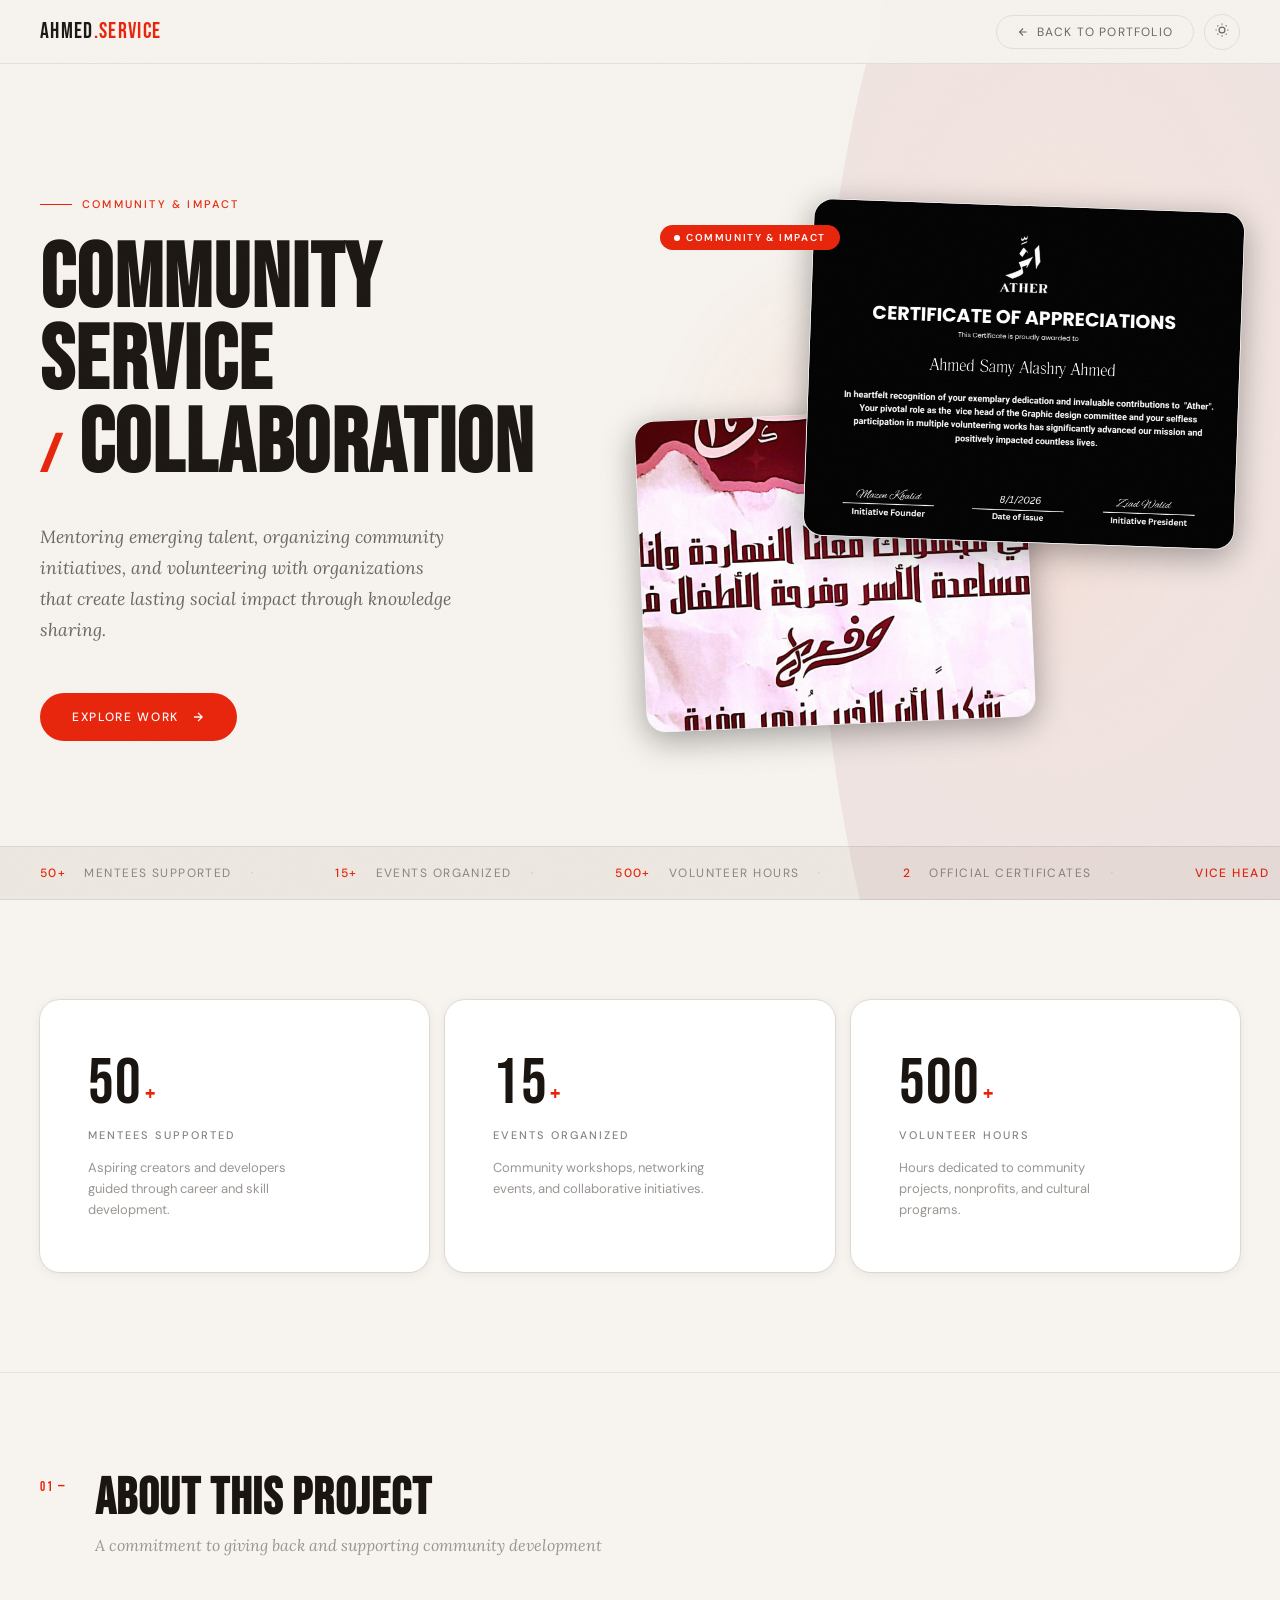
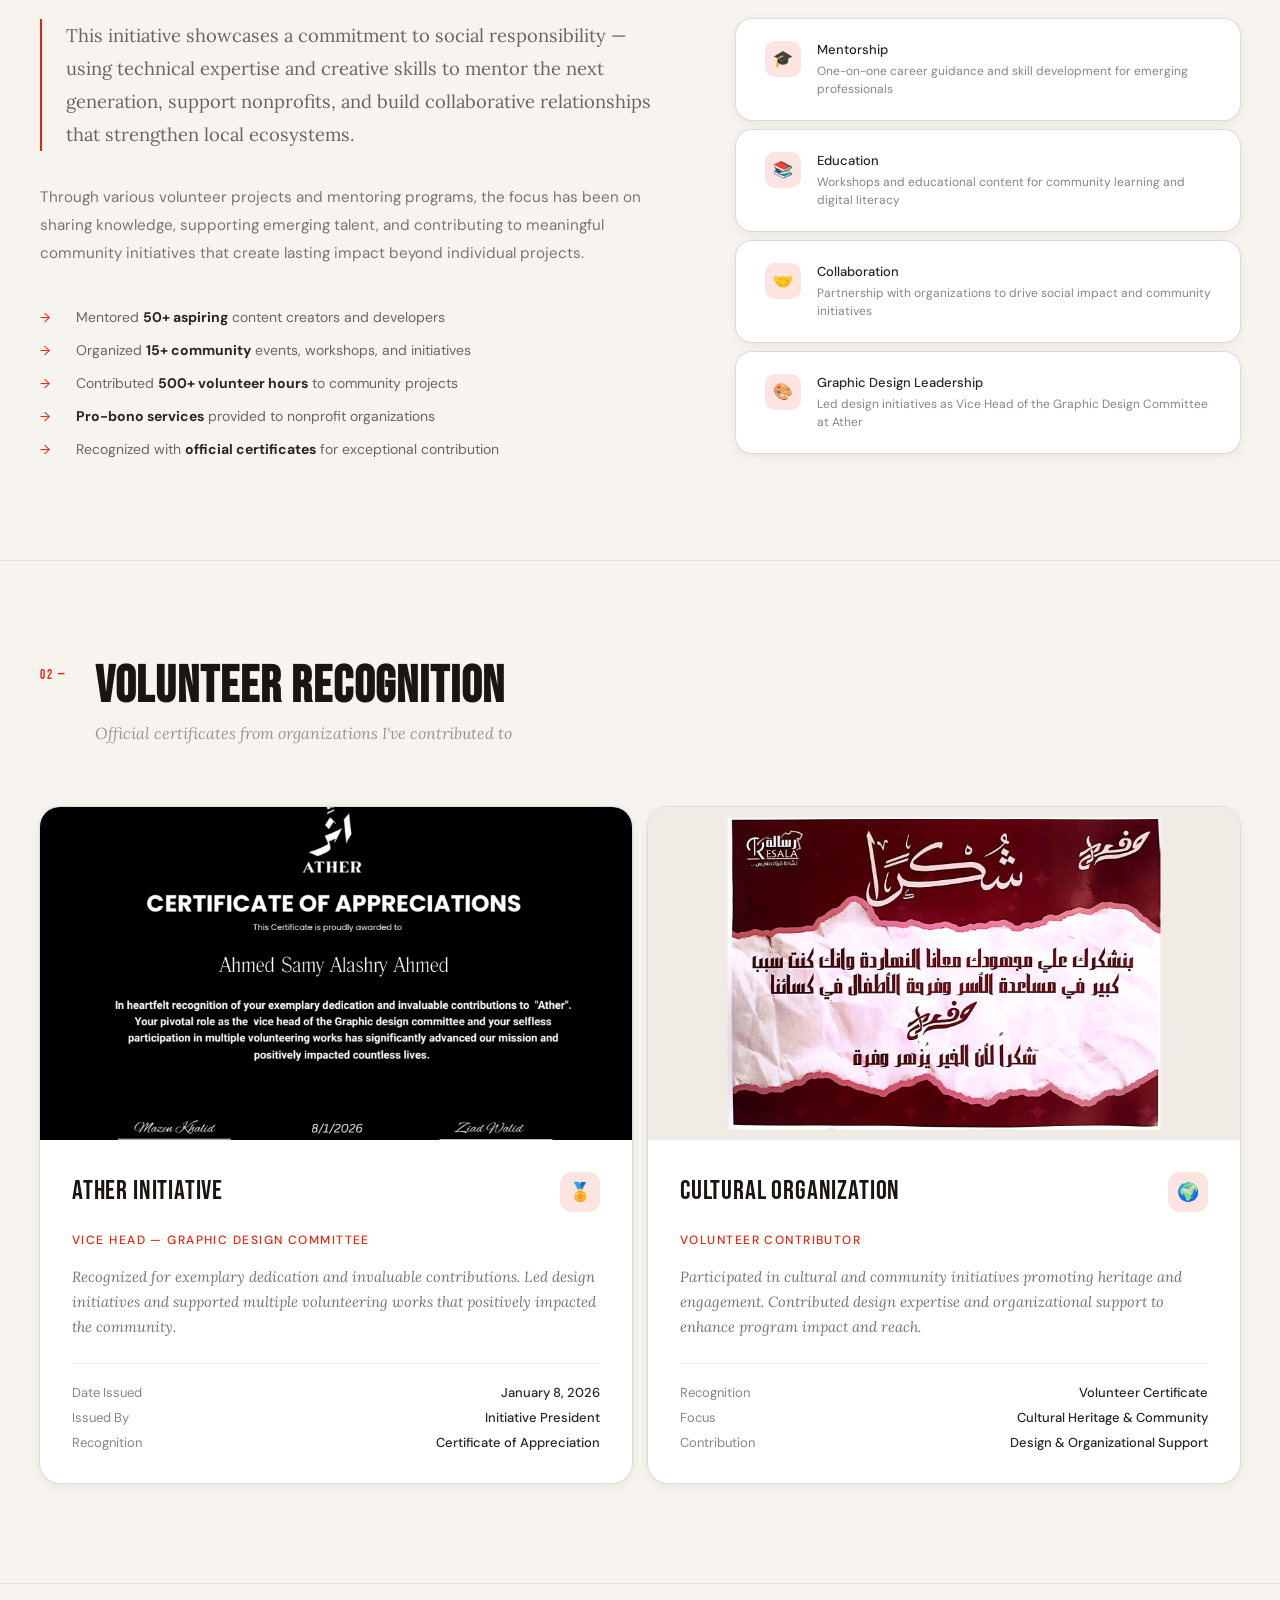
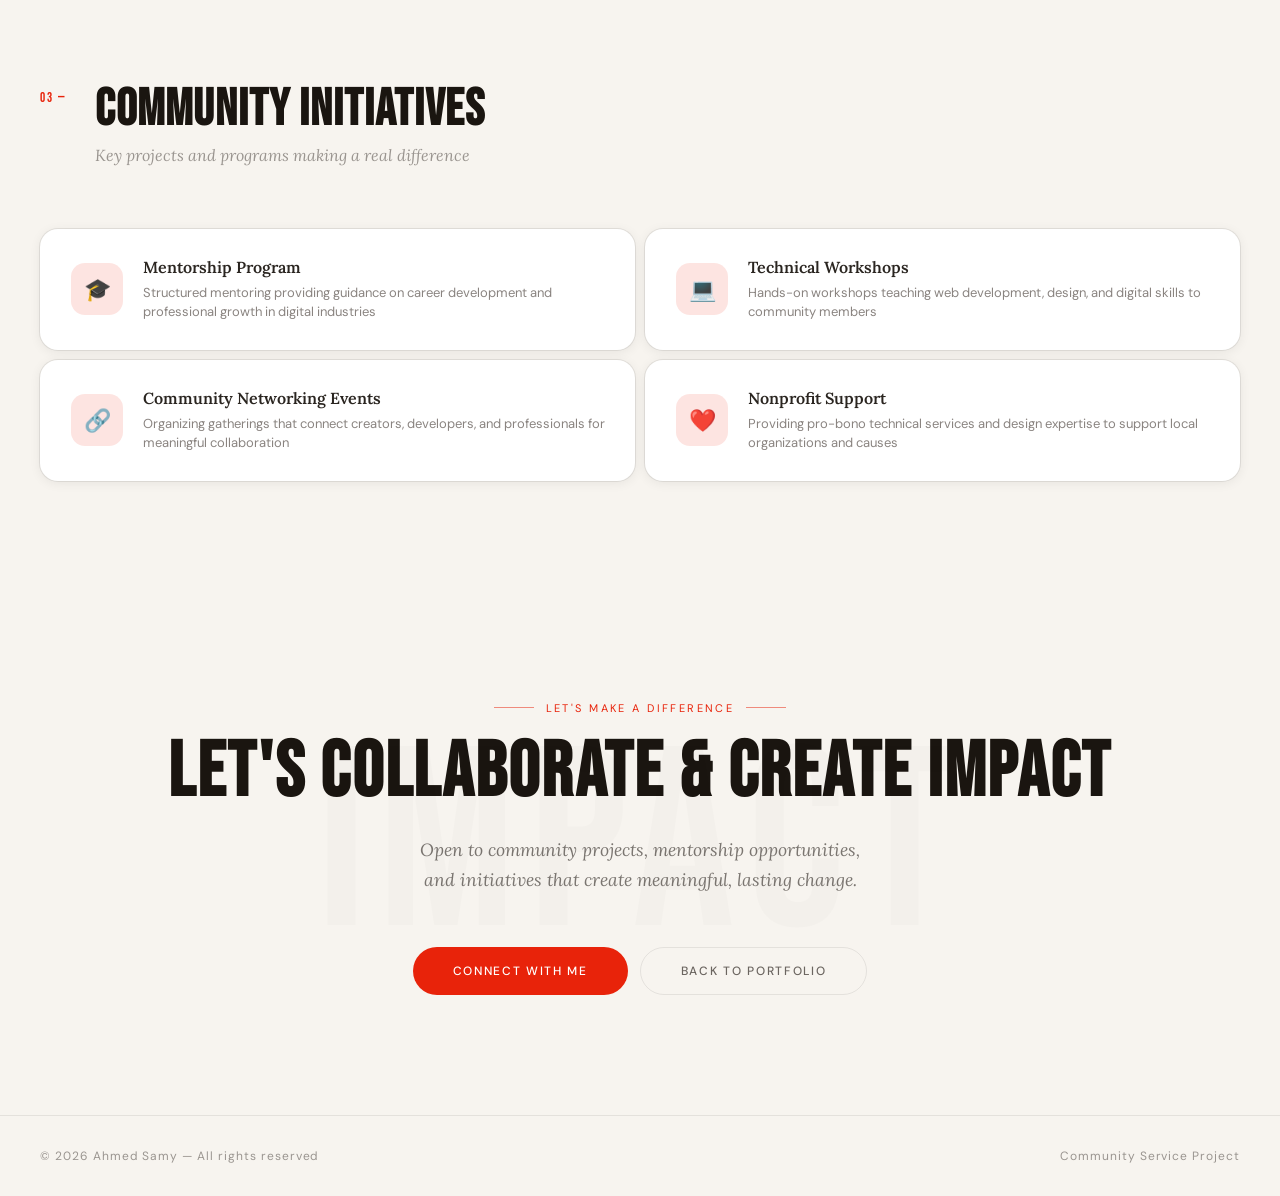
<file: project-community-service.html>
<!DOCTYPE html>
<html lang="en">
<head>
  <meta charset="UTF-8">
  <meta name="viewport" content="width=device-width, initial-scale=1.0">
  <title>Community Service — Ahmed Samy</title>
  <meta name="description" content="Explore Ahmed Samy's community service projects, volunteer work, mentorship, and recognition.">
  <meta property="og:type" content="website">
  <meta property="og:title" content="Community Service — Ahmed Samy">
  <meta property="og:description" content="Explore Ahmed Samy's community service projects, volunteer work, mentorship, and recognition.">
  <meta name="twitter:card" content="summary">
  <meta name="twitter:title" content="Community Service — Ahmed Samy">
  <meta name="twitter:description" content="Explore Ahmed Samy's community service projects, volunteer work, mentorship, and recognition.">
  <link rel="icon" type="image/svg+xml" href="assets/icons/favicon-white.svg?v=3" id="faviconSvg">
  <link rel="shortcut icon" href="assets/icons/favicon-white.svg?v=3" id="faviconShortcut">
  <link rel="apple-touch-icon" href="assets/icons/favicon-black.svg?v=3">
  <script>
    (function(){
      var t=localStorage.getItem('yt-theme');
      var d=window.matchMedia('(prefers-color-scheme: dark)').matches;
      if(t==='light'||(!t&&!d)) document.documentElement.classList.add('light');
    })();
  </script>
  <link rel="preconnect" href="https://fonts.googleapis.com">
  <link rel="preconnect" href="https://fonts.gstatic.com" crossorigin>
  <link href="https://fonts.googleapis.com/css2?family=Bebas+Neue&family=Lora:ital,wght@0,400;0,600;1,400;1,600&family=DM+Sans:wght@300;400;500&display=swap" rel="stylesheet">
  <link rel="stylesheet" href="assets/css/accessibility.css">

  <style>
    /* ── RESET & VARIABLES ── */
    *, *::before, *::after { box-sizing: border-box; margin: 0; padding: 0; }
    html { scroll-behavior: smooth; font-size: 16px; }

    :root {
      --accent:      #e8230a;
      --accent-dark: #b51a07;
      --accent-dim:  rgba(232,35,10,0.12);
      --accent-mid:  rgba(232,35,10,0.25);
      --rule:        rgba(255,255,255,0.09);
      --bg:          #111;
      --card:        #1c1c1c;
      --card2:       #242424;
      --text:        #e8e4dc;
      --text-head:   #f0ece4;
      --text-mid:    #9a9589;
      --text-muted:  #6a6660;
      --text-dim:    #706c65;
      --text-faint:  #5a5650;
      --nav-bg:      rgba(13,13,13,0.88);
      --nav-border:  rgba(255,255,255,0.09);
      --hero-vignette: rgba(13,13,13,0.5);
      --ticker-bg:   #181818;
      --stat-hover:  #1c1c1c;
      --insights-bg: rgba(255,255,255,0.03);
      --cta-ghost:   rgba(255,255,255,0.012);
    }

    html.light {
      --rule:        rgba(0,0,0,0.08);
      --bg:          #f7f4ef;
      --card:        #ffffff;
      --card2:       #f0ece5;
      --text:        #2a2520;
      --text-head:   #1a1510;
      --text-mid:    #6b6560;
      --text-muted:  #8a8480;
      --text-dim:    #7a7570;
      --text-faint:  #9a9590;
      --nav-bg:      rgba(247,244,239,0.92);
      --nav-border:  rgba(0,0,0,0.08);
      --hero-vignette: rgba(247,244,239,0.4);
      --ticker-bg:   #ede9e2;
      --stat-hover:  #ffffff;
      --insights-bg: rgba(0,0,0,0.03);
      --cta-ghost:   rgba(0,0,0,0.015);
    }

    /* Smooth theme transitions */
    *, *::before, *::after {
      transition: background-color 0.35s ease, border-color 0.35s ease, color 0.35s ease;
    }

    .reveal, .prog-fill, .stat-block::before {
      transition: opacity 0.7s ease, transform 0.7s ease, background 0.35s ease, border-color 0.35s ease;
    }

    body {
      font-family: 'DM Sans', sans-serif;
      background: var(--bg);
      color: var(--text);
      min-height: 100vh;
      overflow-x: hidden;
    }

    /* ── NOISE TEXTURE ── */
    body::before {
      content: '';
      position: fixed;
      inset: 0;
      background-image: url("data:image/svg+xml,%3Csvg xmlns='http://www.w3.org/2000/svg' width='200' height='200'%3E%3Cfilter id='n'%3E%3CfeTurbulence type='fractalNoise' baseFrequency='0.85' numOctaves='4' stitchTiles='stitch'/%3E%3CfeColorMatrix type='saturate' values='0'/%3E%3C/filter%3E%3Crect width='200' height='200' filter='url(%23n)' opacity='0.04'/%3E%3C/svg%3E");
      pointer-events: none;
      z-index: 9999;
    }

    /* ── NAV ── */
    nav {
      position: fixed;
      top: 0; left: 0; right: 0;
      z-index: 100;
      display: flex;
      align-items: center;
      justify-content: space-between;
      padding: 0 40px;
      height: 64px;
      border-bottom: 1px solid var(--nav-border);
      background: var(--nav-bg);
      backdrop-filter: blur(20px);
    }

    .nav-logo {
      font-family: 'Bebas Neue', sans-serif;
      font-size: 22px;
      letter-spacing: 0.06em;
      color: var(--text-head);
      text-decoration: none;
    }

    .nav-logo span { color: var(--accent); }

    .nav-right { display: flex; align-items: center; gap: 10px; }

    .nav-back {
      display: inline-flex;
      align-items: center;
      gap: 8px;
      padding: 8px 20px;
      border: 1px solid var(--rule);
      border-radius: 100px;
      color: var(--text-mid);
      text-decoration: none;
      font-size: 12px;
      letter-spacing: 0.1em;
      text-transform: uppercase;
    }

    .nav-back:hover { border-color: var(--accent); color: var(--accent); }
    .nav-back svg { transition: transform 0.2s; }
    .nav-back:hover svg { transform: translateX(-3px); }

    .theme-toggle {
      width: 36px; height: 36px;
      border-radius: 50%;
      border: 1px solid var(--rule);
      background: transparent;
      color: var(--text-mid);
      cursor: pointer;
      display: flex;
      align-items: center;
      justify-content: center;
      font-size: 15px;
      flex-shrink: 0;
    }

    .theme-toggle:hover { border-color: var(--accent); color: var(--accent); }

    .icon-moon { display: block; }
    .icon-sun  { display: none; }
    html.light .icon-moon { display: none; }
    html.light .icon-sun  { display: block; }

    /* ── HERO ── */
    .hero {
      min-height: 100vh;
      display: grid;
      grid-template-rows: 1fr auto;
      padding-top: 64px;
      position: relative;
      overflow: hidden;
    }

    .hero::before {
      content: '';
      position: absolute;
      top: -10%; right: -5%;
      width: 55vw; height: 130vh;
      background: radial-gradient(ellipse at 60% 40%, var(--accent) 0%, #3b0764 100%);
      clip-path: ellipse(55% 75% at 80% 50%);
      opacity: 0.07;
      pointer-events: none;
    }

    .hero-body {
      display: grid;
      grid-template-columns: 1fr 1fr;
      gap: 0;
      align-items: center;
      max-width: 1400px;
      margin: 0 auto;
      padding: 80px 40px 60px;
      width: 100%;
    }

    .hero-left { padding-right: 60px; }

    .eyebrow {
      display: inline-flex;
      align-items: center;
      gap: 10px;
      font-size: 11px;
      letter-spacing: 0.2em;
      text-transform: uppercase;
      color: var(--accent);
      font-weight: 500;
      margin-bottom: 28px;
    }

    .eyebrow::before {
      content: '';
      display: block;
      width: 32px; height: 1px;
      background: var(--accent);
    }

    .hero-title {
      font-family: 'Bebas Neue', sans-serif;
      font-size: clamp(4rem, 7vw, 7rem);
      line-height: 0.92;
      letter-spacing: 0.02em;
      color: var(--text-head);
      margin-bottom: 36px;
    }

    .hero-title .slash { color: var(--accent); font-size: 0.6em; }

    .hero-desc {
      font-family: 'Lora', serif;
      font-style: italic;
      font-size: 1.1rem;
      line-height: 1.75;
      color: var(--text-mid);
      max-width: 420px;
      margin-bottom: 48px;
    }

    .hero-cta {
      display: inline-flex;
      align-items: center;
      gap: 12px;
      background: var(--accent);
      color: #fff;
      font-size: 12px;
      letter-spacing: 0.14em;
      text-transform: uppercase;
      font-weight: 500;
      padding: 16px 32px;
      border-radius: 100px;
      text-decoration: none;
      transition: background 0.2s, transform 0.2s;
    }

    .hero-cta:hover { background: var(--accent-dark); transform: translateY(-2px); }

    /* Hero right — stacked cert preview cards */
    .hero-right {
      position: relative;
      height: 520px;
    }

    .hero-cert-stack {
      position: absolute;
      inset: 0;
    }

    .cert-preview {
      position: absolute;
      background: var(--card);
      border-radius: 20px;
      overflow: hidden;
      box-shadow: 0 8px 32px rgba(0,0,0,0.35);
      border: 1px solid var(--rule);
    }

    .cert-preview img {
      width: 100%; height: 100%;
      object-fit: cover;
      display: block;
    }

    .cert-preview-1 {
      width: 72%; height: 65%;
      top: 0; right: 0;
      transform: rotate(2deg);
      z-index: 2;
    }

    .cert-preview-2 {
      width: 65%; height: 60%;
      bottom: 0; left: 0;
      transform: rotate(-2.5deg);
      z-index: 1;
    }

    /* accent glow behind stack */
    .hero-cert-stack::before {
      content: '';
      position: absolute;
      top: 20%; left: 15%;
      width: 60%; height: 60%;
      background: var(--accent);
      border-radius: 50%;
      filter: blur(80px);
      opacity: 0.08;
      z-index: 0;
    }

    /* live badge */
    .live-badge {
      position: absolute;
      top: 20px; left: 20px;
      z-index: 4;
      display: inline-flex;
      align-items: center;
      gap: 6px;
      background: var(--accent);
      color: #fff;
      font-size: 10px;
      font-weight: 600;
      letter-spacing: 0.16em;
      text-transform: uppercase;
      padding: 6px 14px;
      border-radius: 100px;
    }

    .live-dot {
      width: 6px; height: 6px;
      border-radius: 50%;
      background: #fff;
      animation: pulse 1.4s infinite;
    }

    @keyframes pulse {
      0%, 100% { opacity: 1; transform: scale(1); }
      50%       { opacity: 0.5; transform: scale(0.7); }
    }

    /* ── TICKER STRIP ── */
    .ticker {
      border-top: 1px solid var(--rule);
      border-bottom: 1px solid var(--rule);
      background: var(--ticker-bg);
      overflow: hidden;
      padding: 14px 0;
    }

    .ticker-inner {
      display: flex;
      white-space: nowrap;
      animation: ticker 28s linear infinite;
    }

    .ticker-item {
      display: inline-flex;
      align-items: center;
      gap: 18px;
      padding: 0 40px;
      font-size: 12px;
      letter-spacing: 0.12em;
      text-transform: uppercase;
      color: var(--text-muted);
    }

    .ticker-item strong { color: var(--accent); font-weight: 500; }
    .ticker-divider { color: var(--rule); font-size: 18px; }

    @keyframes ticker {
      from { transform: translateX(0); }
      to   { transform: translateX(-50%); }
    }

    /* ── STATS ── */
    .stats-section {
      max-width: 1400px;
      margin: 0 auto;
      padding: 100px 40px;
      display: grid;
      grid-template-columns: repeat(3, 1fr);
      gap: 16px;
    }

    .stat-block {
      background: var(--card);
      padding: 52px 48px;
      position: relative;
      overflow: hidden;
      border-radius: 20px;
      box-shadow: 0 2px 8px rgba(0,0,0,0.06), 0 0 0 1px var(--rule);
      transition: background-color 0.35s ease, border-color 0.35s ease,
                  box-shadow 0.3s ease, transform 0.3s ease;
    }

    .stat-block:hover {
      background: var(--stat-hover);
      box-shadow: 0 8px 28px rgba(0,0,0,0.12), 0 0 0 1px var(--rule);
      transform: translateY(-3px);
    }

    .stat-block::before {
      content: '';
      position: absolute;
      bottom: 0; left: 48px;
      width: 40px; height: 3px;
      background: var(--accent);
      border-radius: 100px;
      transform: scaleX(0);
      transform-origin: left;
      transition: transform 0.4s ease;
    }

    .stat-block:hover::before { transform: scaleX(1); }

    .stat-num {
      font-family: 'Bebas Neue', sans-serif;
      font-size: clamp(3.5rem, 5vw, 5.5rem);
      line-height: 1;
      color: var(--text-head);
      letter-spacing: 0.02em;
      margin-bottom: 12px;
    }

    .stat-num sub {
      font-size: 0.4em;
      vertical-align: baseline;
      margin-left: 2px;
      color: var(--accent);
    }

    .stat-label {
      font-size: 11px;
      letter-spacing: 0.18em;
      text-transform: uppercase;
      color: var(--text-muted);
      font-weight: 500;
    }

    .stat-desc {
      margin-top: 16px;
      font-size: 13px;
      color: var(--text-faint);
      line-height: 1.6;
      max-width: 220px;
    }

    /* ── SECTION BASE ── */
    .section {
      max-width: 1400px;
      margin: 0 auto;
      padding: 100px 40px;
    }

    .section-header {
      display: grid;
      grid-template-columns: auto 1fr;
      align-items: start;
      gap: 28px;
      margin-bottom: 64px;
    }

    .section-num {
      font-family: 'Bebas Neue', sans-serif;
      font-size: 13px;
      letter-spacing: 0.15em;
      color: var(--accent);
      padding-top: 6px;
    }

    .section-title {
      font-family: 'Bebas Neue', sans-serif;
      font-size: clamp(2.2rem, 4vw, 3.8rem);
      line-height: 1;
      letter-spacing: 0.02em;
      color: var(--text-head);
    }

    .section-subtitle {
      font-family: 'Lora', serif;
      font-style: italic;
      font-size: 1rem;
      color: var(--text-faint);
      margin-top: 10px;
    }

    /* ── OVERVIEW ── */
    .overview-grid {
      display: grid;
      grid-template-columns: 1.1fr 0.9fr;
      gap: 80px;
      align-items: start;
    }

    .overview-lead {
      font-family: 'Lora', serif;
      font-size: 1.15rem;
      line-height: 1.8;
      color: var(--text-mid);
      margin-bottom: 32px;
      border-left: 2px solid var(--accent);
      padding-left: 24px;
    }

    .overview-body {
      font-size: 0.95rem;
      line-height: 1.85;
      color: var(--text-dim);
      margin-bottom: 40px;
    }

    .check-list {
      list-style: none;
      display: flex;
      flex-direction: column;
      gap: 12px;
    }

    .check-list li {
      display: grid;
      grid-template-columns: 24px 1fr;
      gap: 12px;
      font-size: 14px;
      color: var(--text-mid);
      line-height: 1.5;
    }

    .check-list li::before {
      content: '→';
      color: var(--accent);
      font-size: 13px;
      margin-top: 1px;
    }

    .check-list li strong { color: var(--text); }

    /* focus area cards */
    .focus-cards {
      display: flex;
      flex-direction: column;
      gap: 10px;
    }

    .focus-card {
      background: var(--card);
      padding: 22px 26px;
      display: grid;
      grid-template-columns: 36px 1fr;
      gap: 16px;
      align-items: start;
      border-radius: 16px;
      border-left: 3px solid transparent;
      box-shadow: 0 2px 8px rgba(0,0,0,0.06), 0 0 0 1px var(--rule);
      transition: background-color 0.35s ease, border-color 0.35s ease,
                  box-shadow 0.3s ease, transform 0.3s ease;
    }

    .focus-card:hover {
      background: var(--card2);
      border-left-color: var(--accent);
      box-shadow: 0 8px 28px rgba(0,0,0,0.12), 0 0 0 1px var(--rule);
      transform: translateY(-3px);
    }

    .focus-icon {
      width: 36px; height: 36px;
      background: var(--accent-dim);
      border-radius: 10px;
      display: flex;
      align-items: center;
      justify-content: center;
      font-size: 16px;
      flex-shrink: 0;
    }

    .focus-name {
      font-size: 13px;
      font-weight: 500;
      color: var(--text);
      margin-bottom: 4px;
    }

    .focus-desc {
      font-size: 12px;
      color: var(--text-muted);
      line-height: 1.5;
    }

    /* ── DIVIDER ── */
    .h-rule {
      border: none;
      border-top: 1px solid var(--rule);
      max-width: 1400px;
      margin: 0 auto;
    }

    /* ── CERTIFICATES ── */
    .cert-grid {
      display: grid;
      grid-template-columns: 1fr 1fr;
      gap: 16px;
    }

    .cert-card {
      background: var(--card);
      border-radius: 20px;
      overflow: hidden;
      box-shadow: 0 2px 8px rgba(0,0,0,0.06), 0 0 0 1px var(--rule);
      transition: background-color 0.35s ease, border-color 0.35s ease,
                  box-shadow 0.3s ease, transform 0.3s ease;
    }

    .cert-card:hover {
      box-shadow: 0 12px 36px rgba(0,0,0,0.15), 0 0 0 1px var(--rule);
      transform: translateY(-4px);
    }

    .cert-img-wrap {
      width: 100%;
      aspect-ratio: 16/9;
      overflow: hidden;
      background: var(--card2);
      position: relative;
    }

    .cert-img-wrap img {
      width: 100%;
      height: 100%;
      object-fit: cover;
      display: block;
      transition: transform 0.5s ease;
    }

    .cert-card:hover .cert-img-wrap img { transform: scale(1.04); }

    /* rotated cert fix */
    .cert-img-wrap.rotated img {
      object-fit: contain;
      transform: rotate(-90deg) scale(1.3);
    }
    .cert-card:hover .cert-img-wrap.rotated img {
      transform: rotate(-90deg) scale(1.35);
    }

    .cert-body { padding: 32px; }

    .cert-org-row {
      display: flex;
      align-items: center;
      justify-content: space-between;
      margin-bottom: 20px;
    }

    .cert-org-name {
      font-family: 'Bebas Neue', sans-serif;
      font-size: 1.7rem;
      letter-spacing: 0.03em;
      color: var(--text-head);
      line-height: 1;
    }

    .cert-org-badge {
      width: 40px; height: 40px;
      border-radius: 12px;
      background: var(--accent-dim);
      display: flex;
      align-items: center;
      justify-content: center;
      font-size: 18px;
      flex-shrink: 0;
    }

    .cert-role {
      font-size: 12px;
      letter-spacing: 0.12em;
      text-transform: uppercase;
      color: var(--accent);
      font-weight: 500;
      margin-bottom: 16px;
    }

    .cert-desc {
      font-family: 'Lora', serif;
      font-style: italic;
      font-size: 0.92rem;
      line-height: 1.7;
      color: var(--text-dim);
      margin-bottom: 24px;
    }

    .cert-meta {
      display: flex;
      flex-direction: column;
      gap: 8px;
      padding-top: 20px;
      border-top: 1px solid var(--rule);
    }

    .cert-meta-row {
      display: flex;
      justify-content: space-between;
      align-items: center;
      font-size: 13px;
    }

    .cert-meta-label { color: var(--text-muted); }
    .cert-meta-value { color: var(--text); font-weight: 500; }

    /* ── INITIATIVES ── */
    .initiatives-grid {
      display: grid;
      grid-template-columns: repeat(2, 1fr);
      gap: 10px;
    }

    .initiative-row {
      display: grid;
      grid-template-columns: 52px 1fr;
      gap: 20px;
      align-items: center;
      padding: 28px 28px;
      background: var(--card);
      border-radius: 18px;
      border-left: 3px solid transparent;
      box-shadow: 0 2px 8px rgba(0,0,0,0.06), 0 0 0 1px var(--rule);
      transition: background-color 0.35s ease, border-color 0.35s ease,
                  box-shadow 0.3s ease, transform 0.3s ease;
    }

    .initiative-row:hover {
      background: var(--card2);
      border-left-color: var(--accent);
      box-shadow: 0 8px 28px rgba(0,0,0,0.12), 0 0 0 1px var(--rule);
      transform: translateY(-3px);
    }

    .initiative-icon {
      width: 52px; height: 52px;
      background: var(--accent-dim);
      border-radius: 14px;
      display: flex;
      align-items: center;
      justify-content: center;
      font-size: 22px;
      flex-shrink: 0;
    }

    .initiative-name {
      font-family: 'Lora', serif;
      font-size: 1rem;
      font-weight: 600;
      color: var(--text);
      margin-bottom: 5px;
      line-height: 1.3;
    }

    .initiative-desc {
      font-size: 13px;
      color: var(--text-muted);
      line-height: 1.5;
    }

    /* ── CTA ── */
    .cta-section {
      padding: 120px 40px;
      text-align: center;
      position: relative;
      overflow: hidden;
    }

    .cta-section::before {
      content: 'IMPACT';
      position: absolute;
      font-family: 'Bebas Neue', sans-serif;
      font-size: clamp(10rem, 20vw, 22rem);
      color: var(--cta-ghost);
      top: 50%; left: 50%;
      transform: translate(-50%, -50%);
      white-space: nowrap;
      pointer-events: none;
      letter-spacing: 0.05em;
    }

    .cta-eyebrow {
      font-size: 11px;
      letter-spacing: 0.22em;
      text-transform: uppercase;
      color: var(--accent);
      margin-bottom: 20px;
      display: flex;
      align-items: center;
      justify-content: center;
      gap: 12px;
    }

    .cta-eyebrow::before, .cta-eyebrow::after {
      content: '';
      display: block;
      width: 40px; height: 1px;
      background: var(--accent);
      opacity: 0.5;
    }

    .cta-title {
      font-family: 'Bebas Neue', sans-serif;
      font-size: clamp(3rem, 6vw, 6rem);
      letter-spacing: 0.03em;
      color: var(--text-head);
      line-height: 1;
      margin-bottom: 24px;
    }

    .cta-sub {
      font-family: 'Lora', serif;
      font-style: italic;
      font-size: 1.1rem;
      color: var(--text-dim);
      margin-bottom: 52px;
      max-width: 460px;
      margin-left: auto; margin-right: auto;
      line-height: 1.7;
    }

    .cta-buttons {
      display: inline-flex;
      gap: 12px;
      flex-wrap: wrap;
      justify-content: center;
    }

    .btn-primary {
      background: var(--accent);
      color: #fff;
      padding: 16px 40px;
      font-size: 12px;
      letter-spacing: 0.14em;
      text-transform: uppercase;
      font-weight: 500;
      text-decoration: none;
      border-radius: 100px;
      transition: background 0.2s, transform 0.2s;
    }

    .btn-primary:hover { background: var(--accent-dark); transform: translateY(-2px); }

    .btn-ghost {
      background: transparent;
      color: var(--text-mid);
      padding: 15px 40px;
      font-size: 12px;
      letter-spacing: 0.14em;
      text-transform: uppercase;
      font-weight: 500;
      text-decoration: none;
      border-radius: 100px;
      border: 1px solid var(--rule);
      transition: border-color 0.2s, color 0.2s;
    }

    .btn-ghost:hover { border-color: var(--text-mid); color: var(--text-head); }

    /* ── FOOTER ── */
    footer {
      border-top: 1px solid var(--rule);
      padding: 32px 40px;
      display: flex;
      justify-content: space-between;
      align-items: center;
      font-size: 12px;
      letter-spacing: 0.08em;
      color: var(--text-faint);
    }

    /* ── SCROLL REVEAL ── */
    .reveal {
      opacity: 0;
      transform: translateY(30px);
    }

    .reveal.visible {
      opacity: 1;
      transform: translateY(0);
    }

    html.light .stat-block,
    html.light .focus-card,
    html.light .cert-card,
    html.light .initiative-row {
      box-shadow: 0 2px 12px rgba(0,0,0,0.07), 0 0 0 1px var(--rule);
    }

    html.light .stat-block:hover,
    html.light .focus-card:hover,
    html.light .cert-card:hover,
    html.light .initiative-row:hover {
      box-shadow: 0 12px 36px rgba(0,0,0,0.13), 0 0 0 1px rgba(0,0,0,0.06);
    }

    /* ── RESPONSIVE ── */
    @media (max-width: 1024px) {
      .hero-body { grid-template-columns: 1fr; gap: 48px; }
      .hero-left { padding-right: 0; }
      .hero-right { height: 360px; }
      .stats-section { grid-template-columns: 1fr 1fr; }
      .overview-grid { grid-template-columns: 1fr; gap: 48px; }
      .cert-grid { grid-template-columns: 1fr; }
      .initiatives-grid { grid-template-columns: 1fr; }
    }

    @media (max-width: 640px) {
      nav { padding: 0 20px; }
      .hero-body { padding: 60px 20px 40px; }
      .stats-section { grid-template-columns: 1fr; padding: 60px 20px; }
      .stat-block { padding: 36px 24px; }
      .section { padding: 60px 20px; }
      .cert-body { padding: 24px; }
      .cta-section { padding: 80px 20px; }
      footer { flex-direction: column; gap: 12px; text-align: center; }
    }
  </style>
</head>
<body>
  <a class="skip-link" href="#main">Skip to content</a>

  <!-- NAV -->
  <nav>
    <a href="index.html" class="nav-logo">Ahmed<span>.Service</span></a>
    <div class="nav-right">
      <a href="index.html" class="nav-back">
        <svg width="12" height="12" viewBox="0 0 24 24" fill="none" stroke="currentColor" stroke-width="2.2">
          <path d="M19 12H5M12 19l-7-7 7-7"/>
        </svg>
        Back to Portfolio
      </a>
      <button class="theme-toggle" id="theme-toggle" aria-label="Toggle light/dark mode">
        <span class="icon-moon">
          <svg width="14" height="14" viewBox="0 0 24 24" fill="none" stroke="currentColor" stroke-width="2">
            <path d="M21 12.79A9 9 0 1 1 11.21 3 7 7 0 0 0 21 12.79z"/>
          </svg>
        </span>
        <span class="icon-sun">
          <svg width="14" height="14" viewBox="0 0 24 24" fill="none" stroke="currentColor" stroke-width="2">
            <circle cx="12" cy="12" r="5"/>
            <line x1="12" y1="1" x2="12" y2="3"/>
            <line x1="12" y1="21" x2="12" y2="23"/>
            <line x1="4.22" y1="4.22" x2="5.64" y2="5.64"/>
            <line x1="18.36" y1="18.36" x2="19.78" y2="19.78"/>
            <line x1="1" y1="12" x2="3" y2="12"/>
            <line x1="21" y1="12" x2="23" y2="12"/>
            <line x1="4.22" y1="19.78" x2="5.64" y2="18.36"/>
            <line x1="18.36" y1="5.64" x2="19.78" y2="4.22"/>
          </svg>
        </span>
      </button>
    </div>
  </nav>

  <main id="main" tabindex="-1">
  <!-- HERO -->
  <section class="hero">
    <div class="hero-body">
      <div class="hero-left">
        <p class="eyebrow">Community & Impact</p>
        <h1 class="hero-title">
          Community<br>
          Service<br>
          <span class="slash">/</span> Collaboration
        </h1>
        <p class="hero-desc">
          Mentoring emerging talent, organizing community initiatives, and volunteering with organizations that create lasting social impact through knowledge sharing.
        </p>
        <a href="#overview" class="hero-cta">
          Explore Work
          <svg width="14" height="14" viewBox="0 0 24 24" fill="none" stroke="currentColor" stroke-width="2.2">
            <path d="M5 12h14M12 5l7 7-7 7"/>
          </svg>
        </a>
      </div>

      <div class="hero-right">
        <div class="hero-cert-stack">
          <div class="cert-preview cert-preview-1">
            <img src="assets/images/ather.png" alt="Ather Certificate" width="834" height="583" decoding="async">
          </div>
          <div class="cert-preview cert-preview-2">
            <img src="assets/images/resala.jpeg" alt="Resala Certificate" width="925" height="1280" decoding="async" style="transform: rotate(-90deg) scale(1.4); transform-origin: center;">
          </div>
          <div class="live-badge">
            <span class="live-dot"></span>
            Community & Impact
          </div>
        </div>
      </div>
    </div>

    <!-- TICKER -->
    <div class="ticker">
      <div class="ticker-inner">
        <span class="ticker-item"><strong>50+</strong> Mentees Supported <span class="ticker-divider">·</span></span>
        <span class="ticker-item"><strong>15+</strong> Events Organized <span class="ticker-divider">·</span></span>
        <span class="ticker-item"><strong>500+</strong> Volunteer Hours <span class="ticker-divider">·</span></span>
        <span class="ticker-item"><strong>2</strong> Official Certificates <span class="ticker-divider">·</span></span>
        <span class="ticker-item"><strong>Vice Head</strong> Graphic Design, Ather <span class="ticker-divider">·</span></span>
        <span class="ticker-item"><strong>Pro-Bono</strong> Nonprofit Services <span class="ticker-divider">·</span></span>
        <span class="ticker-item"><strong>50+</strong> Mentees Supported <span class="ticker-divider">·</span></span>
        <span class="ticker-item"><strong>15+</strong> Events Organized <span class="ticker-divider">·</span></span>
        <span class="ticker-item"><strong>500+</strong> Volunteer Hours <span class="ticker-divider">·</span></span>
        <span class="ticker-item"><strong>2</strong> Official Certificates <span class="ticker-divider">·</span></span>
        <span class="ticker-item"><strong>Vice Head</strong> Graphic Design, Ather <span class="ticker-divider">·</span></span>
        <span class="ticker-item"><strong>Pro-Bono</strong> Nonprofit Services <span class="ticker-divider">·</span></span>
      </div>
    </div>
  </section>

  <!-- STATS -->
  <div class="stats-section reveal" id="overview">
    <div class="stat-block">
      <div class="stat-num">50<sub>+</sub></div>
      <div class="stat-label">Mentees Supported</div>
      <p class="stat-desc">Aspiring creators and developers guided through career and skill development.</p>
    </div>
    <div class="stat-block">
      <div class="stat-num">15<sub>+</sub></div>
      <div class="stat-label">Events Organized</div>
      <p class="stat-desc">Community workshops, networking events, and collaborative initiatives.</p>
    </div>
    <div class="stat-block">
      <div class="stat-num">500<sub>+</sub></div>
      <div class="stat-label">Volunteer Hours</div>
      <p class="stat-desc">Hours dedicated to community projects, nonprofits, and cultural programs.</p>
    </div>
  </div>

  <hr class="h-rule">

  <!-- OVERVIEW -->
  <section class="section reveal">
    <div class="section-header">
      <div class="section-num">01 —</div>
      <div>
        <h2 class="section-title">About This Project</h2>
        <p class="section-subtitle">A commitment to giving back and supporting community development</p>
      </div>
    </div>

    <div class="overview-grid">
      <div>
        <p class="overview-lead">
          This initiative showcases a commitment to social responsibility — using technical expertise and creative skills to mentor the next generation, support nonprofits, and build collaborative relationships that strengthen local ecosystems.
        </p>
        <p class="overview-body">
          Through various volunteer projects and mentoring programs, the focus has been on sharing knowledge, supporting emerging talent, and contributing to meaningful community initiatives that create lasting impact beyond individual projects.
        </p>

        <ul class="check-list">
          <li><span>Mentored <strong>50+ aspiring</strong> content creators and developers</span></li>
          <li><span>Organized <strong>15+ community</strong> events, workshops, and initiatives</span></li>
          <li><span>Contributed <strong>500+ volunteer hours</strong> to community projects</span></li>
          <li><span><strong>Pro-bono services</strong> provided to nonprofit organizations</span></li>
          <li><span>Recognized with <strong>official certificates</strong> for exceptional contribution</span></li>
        </ul>
      </div>

      <div class="focus-cards">
        <div class="focus-card">
          <div class="focus-icon">🎓</div>
          <div>
            <div class="focus-name">Mentorship</div>
            <div class="focus-desc">One-on-one career guidance and skill development for emerging professionals</div>
          </div>
        </div>
        <div class="focus-card">
          <div class="focus-icon">📚</div>
          <div>
            <div class="focus-name">Education</div>
            <div class="focus-desc">Workshops and educational content for community learning and digital literacy</div>
          </div>
        </div>
        <div class="focus-card">
          <div class="focus-icon">🤝</div>
          <div>
            <div class="focus-name">Collaboration</div>
            <div class="focus-desc">Partnership with organizations to drive social impact and community initiatives</div>
          </div>
        </div>
        <div class="focus-card">
          <div class="focus-icon">🎨</div>
          <div>
            <div class="focus-name">Graphic Design Leadership</div>
            <div class="focus-desc">Led design initiatives as Vice Head of the Graphic Design Committee at Ather</div>
          </div>
        </div>
      </div>
    </div>
  </section>

  <hr class="h-rule">

  <!-- CERTIFICATES -->
  <section class="section reveal">
    <div class="section-header">
      <div class="section-num">02 —</div>
      <div>
        <h2 class="section-title">Volunteer Recognition</h2>
        <p class="section-subtitle">Official certificates from organizations I've contributed to</p>
      </div>
    </div>

    <div class="cert-grid">
      <!-- Certificate 1: Ather -->
      <div class="cert-card">
        <div class="cert-img-wrap">
          <img src="assets/images/ather.png" alt="Ather Initiative Certificate" width="834" height="583" decoding="async">
        </div>
        <div class="cert-body">
          <div class="cert-org-row">
            <div class="cert-org-name">Ather Initiative</div>
            <div class="cert-org-badge">🏅</div>
          </div>
          <div class="cert-role">Vice Head — Graphic Design Committee</div>
          <p class="cert-desc">
            Recognized for exemplary dedication and invaluable contributions. Led design initiatives and supported multiple volunteering works that positively impacted the community.
          </p>
          <div class="cert-meta">
            <div class="cert-meta-row">
              <span class="cert-meta-label">Date Issued</span>
              <span class="cert-meta-value">January 8, 2026</span>
            </div>
            <div class="cert-meta-row">
              <span class="cert-meta-label">Issued By</span>
              <span class="cert-meta-value">Initiative President</span>
            </div>
            <div class="cert-meta-row">
              <span class="cert-meta-label">Recognition</span>
              <span class="cert-meta-value">Certificate of Appreciation</span>
            </div>
          </div>
        </div>
      </div>

      <!-- Certificate 2: Resala -->
      <div class="cert-card">
        <div class="cert-img-wrap rotated">
          <img src="assets/images/resala.jpeg" alt="Resala Volunteer Certificate" width="925" height="1280" decoding="async">
        </div>
        <div class="cert-body">
          <div class="cert-org-row">
            <div class="cert-org-name">Cultural Organization</div>
            <div class="cert-org-badge">🌍</div>
          </div>
          <div class="cert-role">Volunteer Contributor</div>
          <p class="cert-desc">
            Participated in cultural and community initiatives promoting heritage and engagement. Contributed design expertise and organizational support to enhance program impact and reach.
          </p>
          <div class="cert-meta">
            <div class="cert-meta-row">
              <span class="cert-meta-label">Recognition</span>
              <span class="cert-meta-value">Volunteer Certificate</span>
            </div>
            <div class="cert-meta-row">
              <span class="cert-meta-label">Focus</span>
              <span class="cert-meta-value">Cultural Heritage & Community</span>
            </div>
            <div class="cert-meta-row">
              <span class="cert-meta-label">Contribution</span>
              <span class="cert-meta-value">Design & Organizational Support</span>
            </div>
          </div>
        </div>
      </div>
    </div>
  </section>

  <hr class="h-rule">

  <!-- INITIATIVES -->
  <section class="section reveal">
    <div class="section-header">
      <div class="section-num">03 —</div>
      <div>
        <h2 class="section-title">Community Initiatives</h2>
        <p class="section-subtitle">Key projects and programs making a real difference</p>
      </div>
    </div>

    <div class="initiatives-grid">
      <div class="initiative-row">
        <div class="initiative-icon">🎓</div>
        <div>
          <div class="initiative-name">Mentorship Program</div>
          <div class="initiative-desc">Structured mentoring providing guidance on career development and professional growth in digital industries</div>
        </div>
      </div>

      <div class="initiative-row">
        <div class="initiative-icon">💻</div>
        <div>
          <div class="initiative-name">Technical Workshops</div>
          <div class="initiative-desc">Hands-on workshops teaching web development, design, and digital skills to community members</div>
        </div>
      </div>

      <div class="initiative-row">
        <div class="initiative-icon">🔗</div>
        <div>
          <div class="initiative-name">Community Networking Events</div>
          <div class="initiative-desc">Organizing gatherings that connect creators, developers, and professionals for meaningful collaboration</div>
        </div>
      </div>

      <div class="initiative-row">
        <div class="initiative-icon">❤️</div>
        <div>
          <div class="initiative-name">Nonprofit Support</div>
          <div class="initiative-desc">Providing pro-bono technical services and design expertise to support local organizations and causes</div>
        </div>
      </div>
    </div>
  </section>

  <!-- CTA -->
  <section class="cta-section reveal">
    <p class="cta-eyebrow">Let's Make a Difference</p>
    <h2 class="cta-title">Let's Collaborate & Create Impact</h2>
    <p class="cta-sub">
      Open to community projects, mentorship opportunities, and initiatives that create meaningful, lasting change.
    </p>
    <div class="cta-buttons">
      <a href="index.html#contact" class="btn-primary">Connect With Me</a>
      <a href="index.html" class="btn-ghost">Back to Portfolio</a>
    </div>
  </section>

  <!-- FOOTER -->
  </main>

  <footer>
    <span>&copy; 2026 Ahmed Samy — All rights reserved</span>
    <span>Community Service Project</span>
  </footer>

  <script>
    /* ── THEME TOGGLE ── */
    const html = document.documentElement;
    const toggleBtn = document.getElementById('theme-toggle');
    const faviconSvg = document.getElementById('faviconSvg');
    const faviconShortcut = document.getElementById('faviconShortcut');
    function syncFavicon(){
      const icon = html.classList.contains('light')
        ? 'assets/icons/favicon-black.svg?v=3'
        : 'assets/icons/favicon-white.svg?v=3';
      if (faviconSvg) faviconSvg.href = icon;
      if (faviconShortcut) faviconShortcut.href = icon;
    }
    syncFavicon();
    if (toggleBtn) {
      toggleBtn.addEventListener('click', () => {
        html.classList.toggle('light');
        localStorage.setItem('yt-theme', html.classList.contains('light') ? 'light' : 'dark');
        syncFavicon();
      });
    }

    /* ── SCROLL REVEAL ── */
    const revealEls = document.querySelectorAll('.reveal');
    const revealObs = new IntersectionObserver((entries) => {
      entries.forEach((e, i) => {
        if (e.isIntersecting) {
          setTimeout(() => e.target.classList.add('visible'), i * 60);
          revealObs.unobserve(e.target);
        }
      });
    }, { threshold: 0.08 });

    revealEls.forEach(el => revealObs.observe(el));
  </script>

</body>
</html>
</file>
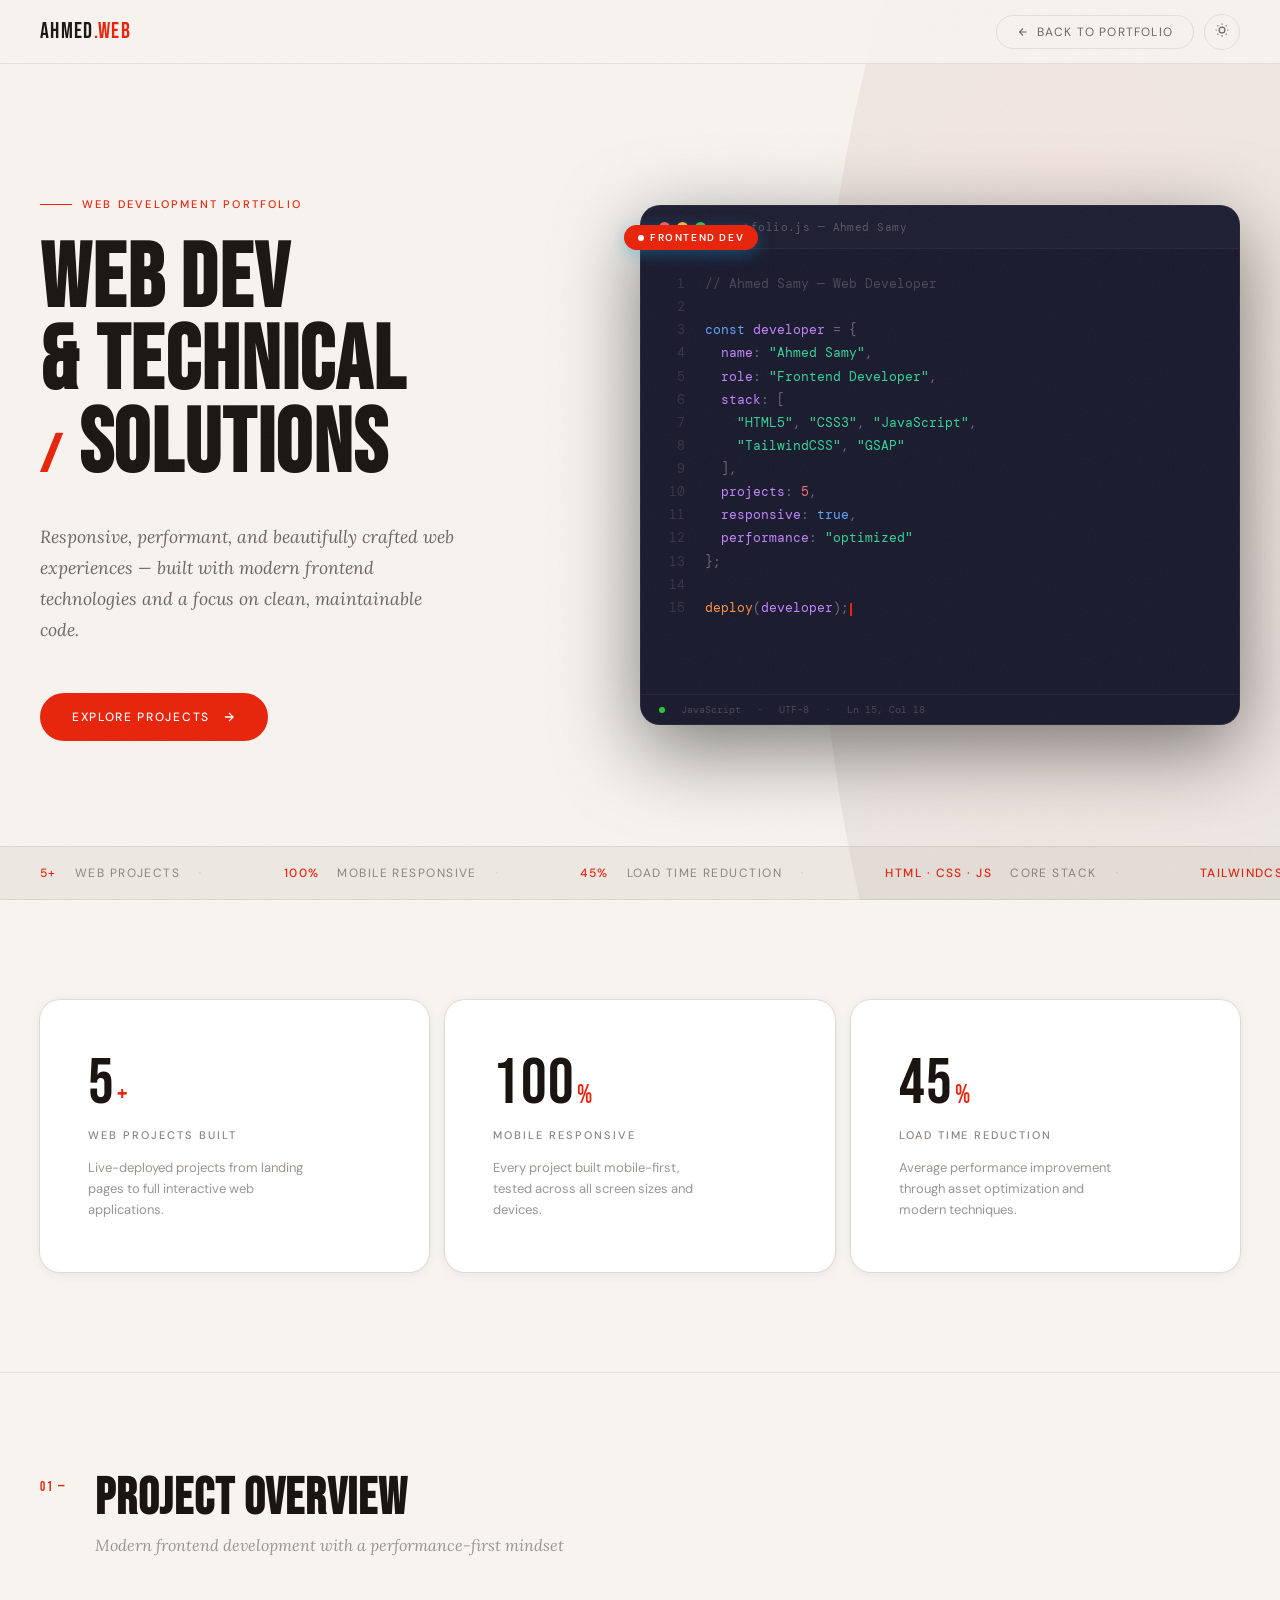
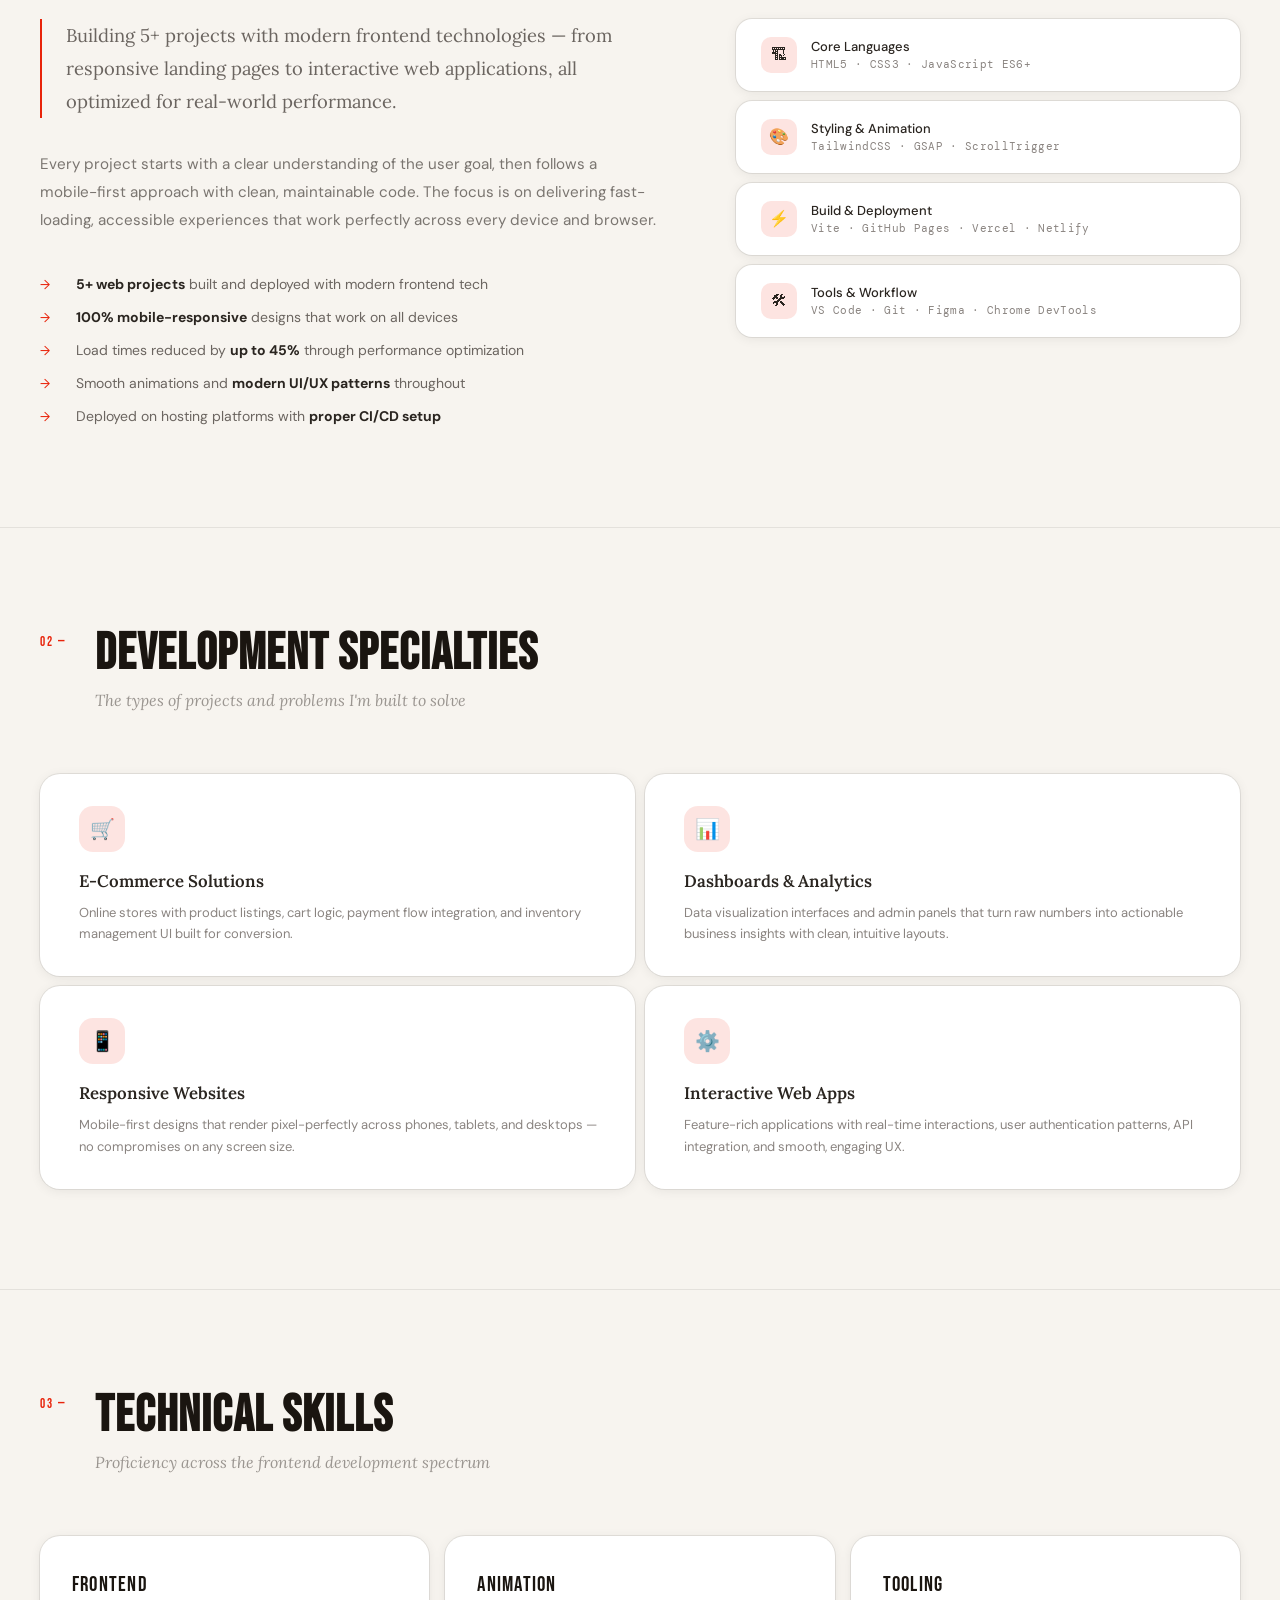
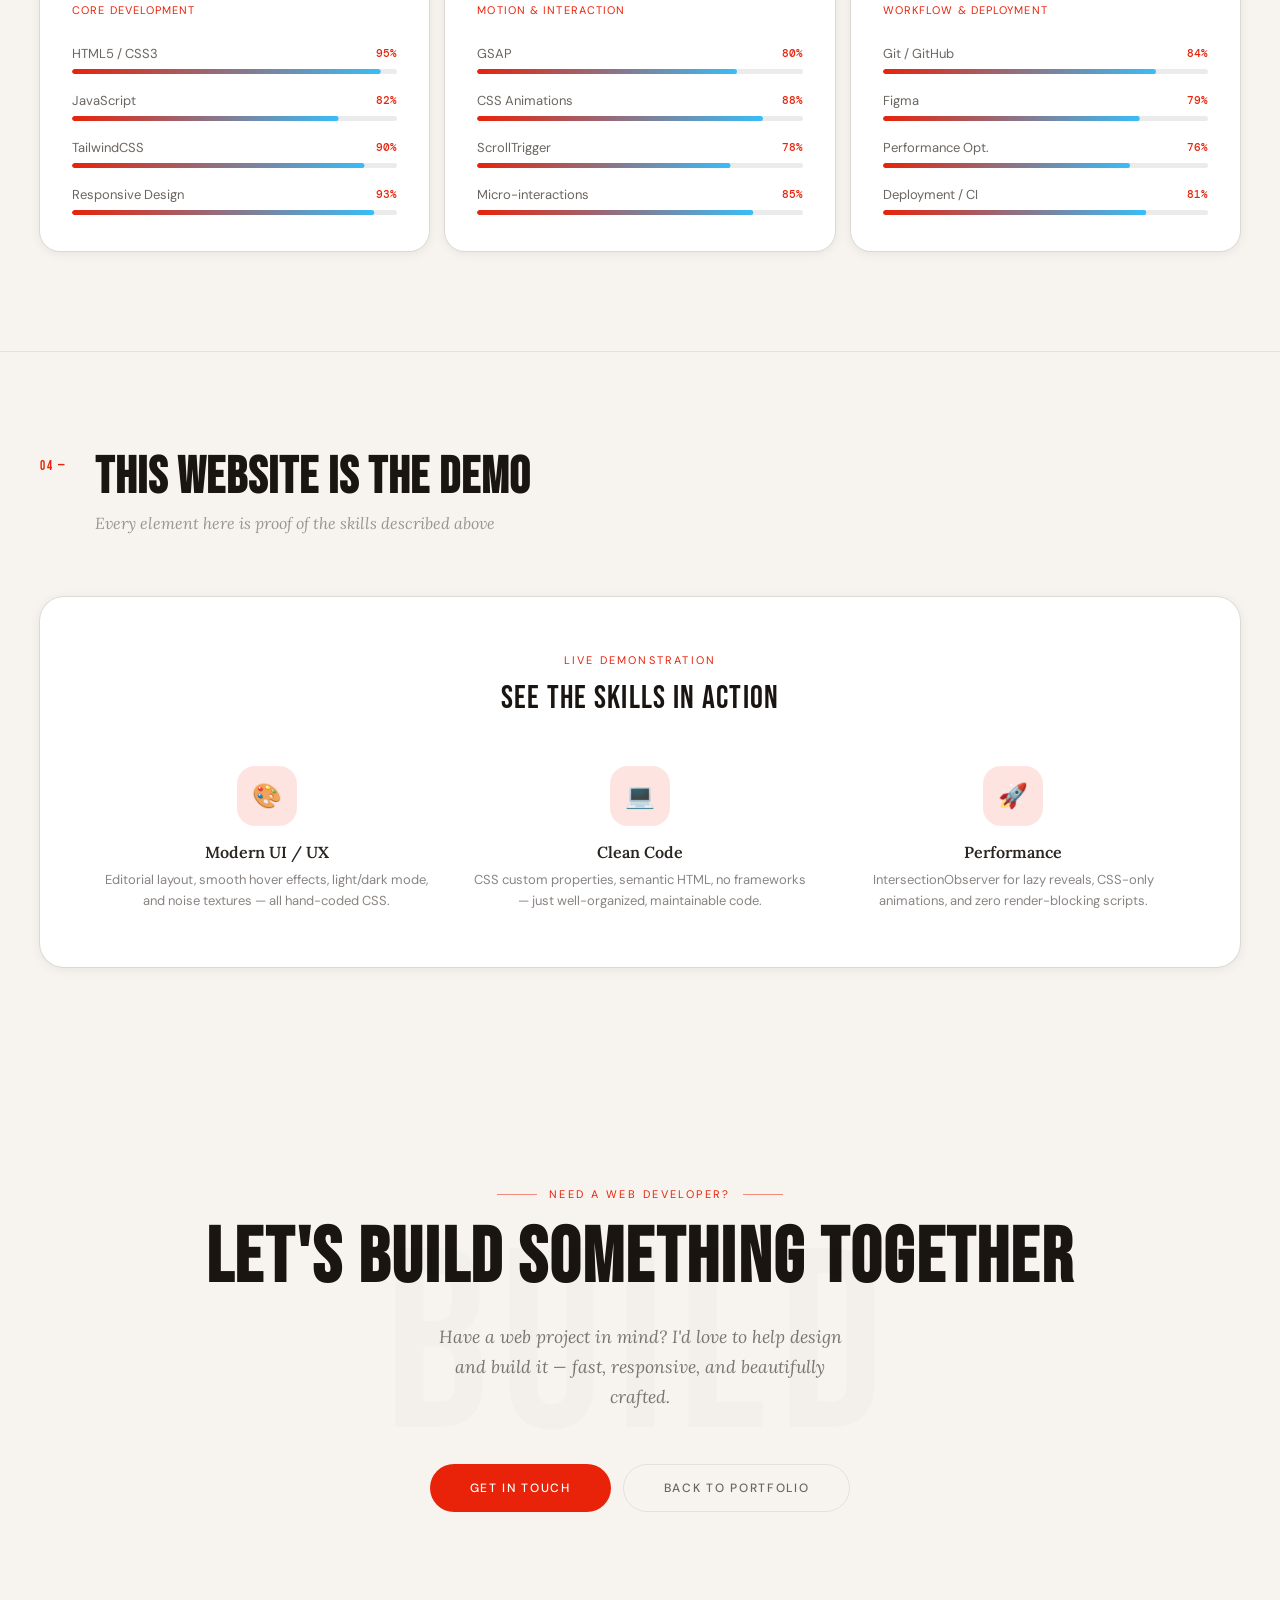
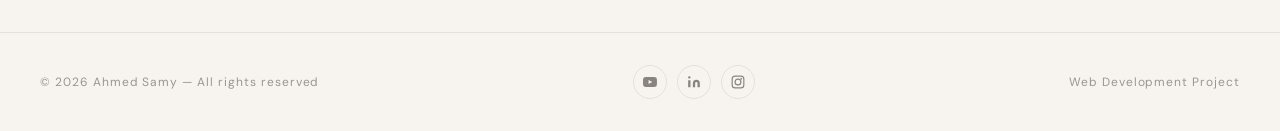
<file: project-web-development.html>
<!DOCTYPE html>
<html lang="en">
<head>
  <meta charset="UTF-8">
  <meta name="viewport" content="width=device-width, initial-scale=1.0">
  <title>Web Development — Ahmed Samy</title>
  <meta name="description" content="Explore Ahmed Samy's web development projects, technical skills, and approach to responsive websites and interactive web applications.">
  <meta property="og:type" content="website">
  <meta property="og:title" content="Web Development — Ahmed Samy">
  <meta property="og:description" content="Explore Ahmed Samy's web development projects, technical skills, and approach to responsive websites and interactive web applications.">
  <meta name="twitter:card" content="summary">
  <meta name="twitter:title" content="Web Development — Ahmed Samy">
  <meta name="twitter:description" content="Explore Ahmed Samy's web development projects, technical skills, and approach to responsive websites and interactive web applications.">
  <link rel="icon" type="image/svg+xml" href="assets/icons/favicon-white.svg?v=3" id="faviconSvg">
  <link rel="shortcut icon" href="assets/icons/favicon-white.svg?v=3" id="faviconShortcut">
  <link rel="apple-touch-icon" href="assets/icons/favicon-black.svg?v=3">
  <script>
    (function(){
      var t=localStorage.getItem('yt-theme');
      var d=window.matchMedia('(prefers-color-scheme: dark)').matches;
      if(t==='light'||(!t&&!d)) document.documentElement.classList.add('light');
    })();
  </script>
  <link rel="preconnect" href="https://fonts.googleapis.com">
  <link rel="preconnect" href="https://fonts.gstatic.com" crossorigin>
  <link href="https://fonts.googleapis.com/css2?family=Bebas+Neue&family=Lora:ital,wght@0,400;0,600;1,400;1,600&family=DM+Sans:wght@300;400;500&family=DM+Mono:wght@400;500&display=swap" rel="stylesheet">
  <link rel="stylesheet" href="assets/css/accessibility.css">

  <style>
    /* ── RESET & VARIABLES ── */
    *, *::before, *::after { box-sizing: border-box; margin: 0; padding: 0; }
    html { scroll-behavior: smooth; font-size: 16px; }

    :root {
      --accent:      #e8230a;
      --accent-dark: #b51a07;
      --accent-dim:  rgba(232,35,10,0.12);
      --accent-mid:  rgba(232,35,10,0.25);
      --rule:        rgba(255,255,255,0.09);
      --bg:          #111;
      --card:        #1c1c1c;
      --card2:       #242424;
      --text:        #e8e4dc;
      --text-head:   #f0ece4;
      --text-mid:    #9a9589;
      --text-muted:  #6a6660;
      --text-dim:    #706c65;
      --text-faint:  #5a5650;
      --nav-bg:      rgba(13,13,13,0.88);
      --nav-border:  rgba(255,255,255,0.09);
      --ticker-bg:   #181818;
      --stat-hover:  #1c1c1c;
      --cta-ghost:   rgba(255,255,255,0.012);
      --code-bg:     #161616;
    }

    html.light {
      --rule:        rgba(0,0,0,0.08);
      --bg:          #f7f4ef;
      --card:        #ffffff;
      --card2:       #f0ece5;
      --text:        #2a2520;
      --text-head:   #1a1510;
      --text-mid:    #6b6560;
      --text-muted:  #8a8480;
      --text-dim:    #7a7570;
      --text-faint:  #9a9590;
      --nav-bg:      rgba(247,244,239,0.92);
      --nav-border:  rgba(0,0,0,0.08);
      --ticker-bg:   #ede9e2;
      --stat-hover:  #ffffff;
      --cta-ghost:   rgba(0,0,0,0.015);
      --code-bg:     #1a1a2e;
    }

    *, *::before, *::after {
      transition: background-color 0.35s ease, border-color 0.35s ease, color 0.35s ease;
    }

    .reveal, .stat-block::before, .skill-bar-fill {
      transition: opacity 0.7s ease, transform 0.7s ease, background 0.35s ease, border-color 0.35s ease;
    }

    body {
      font-family: 'DM Sans', sans-serif;
      background: var(--bg);
      color: var(--text);
      min-height: 100vh;
      overflow-x: hidden;
    }

    /* ── NOISE ── */
    body::before {
      content: '';
      position: fixed; inset: 0;
      background-image: url("data:image/svg+xml,%3Csvg xmlns='http://www.w3.org/2000/svg' width='200' height='200'%3E%3Cfilter id='n'%3E%3CfeTurbulence type='fractalNoise' baseFrequency='0.85' numOctaves='4' stitchTiles='stitch'/%3E%3CfeColorMatrix type='saturate' values='0'/%3E%3C/filter%3E%3Crect width='200' height='200' filter='url(%23n)' opacity='0.04'/%3E%3C/svg%3E");
      pointer-events: none; z-index: 9999;
    }

    /* ── NAV ── */
    nav {
      position: fixed; top: 0; left: 0; right: 0; z-index: 200;
      display: flex; align-items: center; justify-content: space-between;
      padding: 0 40px; height: 64px;
      border-bottom: 1px solid var(--nav-border);
      background: var(--nav-bg);
      backdrop-filter: blur(20px);
    }

    .nav-logo {
      font-family: 'Bebas Neue', sans-serif;
      font-size: 22px; letter-spacing: 0.06em;
      color: var(--text-head); text-decoration: none;
    }
    .nav-logo span { color: var(--accent); }

    .nav-right { display: flex; align-items: center; gap: 10px; }

    .nav-back {
      display: inline-flex; align-items: center; gap: 8px;
      padding: 8px 20px; border: 1px solid var(--rule); border-radius: 100px;
      color: var(--text-mid); text-decoration: none;
      font-size: 12px; letter-spacing: 0.1em; text-transform: uppercase;
    }
    .nav-back:hover { border-color: var(--accent); color: var(--accent); }
    .nav-back svg { transition: transform 0.2s; }
    .nav-back:hover svg { transform: translateX(-3px); }

    .theme-toggle {
      width: 36px; height: 36px; border-radius: 50%;
      border: 1px solid var(--rule); background: transparent;
      color: var(--text-mid); cursor: pointer;
      display: flex; align-items: center; justify-content: center;
      font-size: 15px; flex-shrink: 0;
    }
    .theme-toggle:hover { border-color: var(--accent); color: var(--accent); }

    .icon-moon { display: block; }
    .icon-sun  { display: none; }
    html.light .icon-moon { display: none; }
    html.light .icon-sun  { display: block; }

    /* ── HERO ── */
    .hero {
      min-height: 100vh;
      display: grid; grid-template-rows: 1fr auto;
      padding-top: 64px;
      position: relative; overflow: hidden;
    }

    .hero::before {
      content: '';
      position: absolute; top: -10%; right: -5%;
      width: 55vw; height: 130vh;
      background: radial-gradient(ellipse at 60% 40%, var(--accent) 0%, #0c4a6e 100%);
      clip-path: ellipse(55% 75% at 80% 50%);
      opacity: 0.07; pointer-events: none;
    }

    .hero-body {
      display: grid; grid-template-columns: 1fr 1fr;
      align-items: center;
      max-width: 1400px; margin: 0 auto;
      padding: 80px 40px 60px; width: 100%;
    }

    .hero-left { padding-right: 60px; }

    .eyebrow {
      display: inline-flex; align-items: center; gap: 10px;
      font-size: 11px; letter-spacing: 0.2em; text-transform: uppercase;
      color: var(--accent); font-weight: 500; margin-bottom: 28px;
    }
    .eyebrow::before {
      content: ''; display: block; width: 32px; height: 1px; background: var(--accent);
    }

    .hero-title {
      font-family: 'Bebas Neue', sans-serif;
      font-size: clamp(4rem, 7vw, 7rem);
      line-height: 0.92; letter-spacing: 0.02em;
      color: var(--text-head); margin-bottom: 36px;
    }
    .hero-title .slash { color: var(--accent); font-size: 0.6em; }

    .hero-desc {
      font-family: 'Lora', serif; font-style: italic;
      font-size: 1.1rem; line-height: 1.75;
      color: var(--text-mid); max-width: 420px; margin-bottom: 48px;
    }

    .hero-cta {
      display: inline-flex; align-items: center; gap: 12px;
      background: var(--accent); color: #fff;
      font-size: 12px; letter-spacing: 0.14em; text-transform: uppercase;
      font-weight: 500; padding: 16px 32px; border-radius: 100px;
      text-decoration: none; transition: background 0.2s, transform 0.2s;
    }
    .hero-cta:hover { background: var(--accent-dark); transform: translateY(-2px); }

    /* ── HERO RIGHT: code window ── */
    .hero-right { position: relative; height: 520px; }

    .code-window {
      position: absolute; inset: 0;
      background: var(--code-bg);
      border-radius: 20px;
      overflow: hidden;
      border: 1px solid rgba(255,255,255,0.06);
      box-shadow: 0 24px 80px rgba(0,0,0,0.5), 0 0 0 1px rgba(255,255,255,0.04);
      display: flex; flex-direction: column;
    }

    .window-bar {
      display: flex; align-items: center; gap: 7px;
      padding: 14px 18px;
      border-bottom: 1px solid rgba(255,255,255,0.05);
      background: rgba(255,255,255,0.02);
      flex-shrink: 0;
    }
    .dot { width: 11px; height: 11px; border-radius: 50%; }
    .dot-r { background: #ff5f57; }
    .dot-y { background: #febc2e; }
    .dot-g { background: #28c840; }
    .window-title {
      margin-left: 8px;
      font-family: 'DM Mono', monospace;
      font-size: 11px; color: rgba(255,255,255,0.25);
      letter-spacing: 0.04em;
    }

    .code-body {
      flex: 1; overflow: hidden;
      padding: 24px 28px;
      font-family: 'DM Mono', monospace;
      font-size: 12.5px; line-height: 1.85;
      color: rgba(255,255,255,0.65);
    }

    .c-comment { color: rgba(255,255,255,0.2); }
    .c-key     { color: #60a5fa; }
    .c-prop    { color: #c084fc; }
    .c-string  { color: #34d399; }
    .c-fn      { color: #fb923c; }
    .c-num     { color: #f87171; }
    .c-punct   { color: rgba(255,255,255,0.35); }

    /* typing cursor blink */
    .cursor {
      display: inline-block; width: 2px; height: 1em;
      background: var(--accent); vertical-align: text-bottom;
      animation: blink 1s step-end infinite;
      margin-left: 1px;
    }
    @keyframes blink { 0%,100% { opacity: 1; } 50% { opacity: 0; } }

    /* line numbers */
    .code-line { display: flex; gap: 20px; }
    .line-num { color: rgba(255,255,255,0.12); user-select: none; min-width: 16px; text-align: right; }

    /* bottom status bar */
    .window-status {
      padding: 8px 18px;
      border-top: 1px solid rgba(255,255,255,0.05);
      display: flex; align-items: center; gap: 16px;
      font-family: 'DM Mono', monospace; font-size: 10px;
      color: rgba(255,255,255,0.2);
      flex-shrink: 0;
    }
    .status-dot { width: 6px; height: 6px; border-radius: 50%; background: #28c840; }

    /* live badge */
    .live-badge {
      position: absolute; top: 20px; left: -16px; z-index: 4;
      display: inline-flex; align-items: center; gap: 6px;
      background: var(--accent); color: #fff;
      font-size: 10px; font-weight: 600; letter-spacing: 0.16em;
      text-transform: uppercase; padding: 6px 14px; border-radius: 100px;
      box-shadow: 0 4px 16px rgba(14,165,233,0.35);
    }
    .live-dot { width: 6px; height: 6px; border-radius: 50%; background: #fff; animation: pulse 1.4s infinite; }
    @keyframes pulse {
      0%, 100% { opacity: 1; transform: scale(1); }
      50%       { opacity: 0.5; transform: scale(0.7); }
    }

    /* ── TICKER ── */
    .ticker {
      border-top: 1px solid var(--rule); border-bottom: 1px solid var(--rule);
      background: var(--ticker-bg); overflow: hidden; padding: 14px 0;
    }
    .ticker-inner { display: flex; white-space: nowrap; animation: ticker 30s linear infinite; }
    .ticker-item {
      display: inline-flex; align-items: center; gap: 18px;
      padding: 0 40px; font-size: 12px; letter-spacing: 0.12em;
      text-transform: uppercase; color: var(--text-muted);
    }
    .ticker-item strong { color: var(--accent); font-weight: 500; }
    .ticker-divider { color: var(--rule); font-size: 18px; }
    @keyframes ticker { from { transform: translateX(0); } to { transform: translateX(-50%); } }

    /* ── STATS ── */
    .stats-section {
      max-width: 1400px; margin: 0 auto;
      padding: 100px 40px;
      display: grid; grid-template-columns: repeat(3, 1fr); gap: 16px;
    }

    .stat-block {
      background: var(--card); padding: 52px 48px;
      position: relative; overflow: hidden; border-radius: 20px;
      box-shadow: 0 2px 8px rgba(0,0,0,0.06), 0 0 0 1px var(--rule);
      transition: background-color 0.35s ease, box-shadow 0.3s ease, transform 0.3s ease;
    }
    .stat-block:hover {
      background: var(--stat-hover);
      box-shadow: 0 8px 28px rgba(0,0,0,0.12), 0 0 0 1px var(--rule);
      transform: translateY(-3px);
    }
    .stat-block::before {
      content: ''; position: absolute; bottom: 0; left: 48px;
      width: 40px; height: 3px; background: var(--accent);
      border-radius: 100px; transform: scaleX(0); transform-origin: left;
      transition: transform 0.4s ease;
    }
    .stat-block:hover::before { transform: scaleX(1); }

    .stat-num {
      font-family: 'Bebas Neue', sans-serif;
      font-size: clamp(3.5rem, 5vw, 5.5rem);
      line-height: 1; color: var(--text-head);
      letter-spacing: 0.02em; margin-bottom: 12px;
    }
    .stat-num sub { font-size: 0.4em; vertical-align: baseline; margin-left: 2px; color: var(--accent); }
    .stat-label { font-size: 11px; letter-spacing: 0.18em; text-transform: uppercase; color: var(--text-muted); font-weight: 500; }
    .stat-desc { margin-top: 16px; font-size: 13px; color: var(--text-faint); line-height: 1.6; max-width: 220px; }

    /* ── SECTION BASE ── */
    .section { max-width: 1400px; margin: 0 auto; padding: 100px 40px; }

    .section-header {
      display: grid; grid-template-columns: auto 1fr;
      align-items: start; gap: 28px; margin-bottom: 64px;
    }
    .section-num {
      font-family: 'Bebas Neue', sans-serif; font-size: 13px;
      letter-spacing: 0.15em; color: var(--accent); padding-top: 6px;
    }
    .section-title {
      font-family: 'Bebas Neue', sans-serif;
      font-size: clamp(2.2rem, 4vw, 3.8rem);
      line-height: 1; letter-spacing: 0.02em; color: var(--text-head);
    }
    .section-subtitle {
      font-family: 'Lora', serif; font-style: italic;
      font-size: 1rem; color: var(--text-faint); margin-top: 10px;
    }

    /* ── DIVIDER ── */
    .h-rule { border: none; border-top: 1px solid var(--rule); max-width: 1400px; margin: 0 auto; }

    /* ── OVERVIEW ── */
    .overview-grid { display: grid; grid-template-columns: 1.1fr 0.9fr; gap: 80px; align-items: start; }

    .overview-lead {
      font-family: 'Lora', serif; font-size: 1.15rem; line-height: 1.8;
      color: var(--text-mid); margin-bottom: 32px;
      border-left: 2px solid var(--accent); padding-left: 24px;
    }
    .overview-body { font-size: 0.95rem; line-height: 1.85; color: var(--text-dim); margin-bottom: 40px; }

    .check-list { list-style: none; display: flex; flex-direction: column; gap: 12px; }
    .check-list li { display: grid; grid-template-columns: 24px 1fr; gap: 12px; font-size: 14px; color: var(--text-mid); line-height: 1.5; }
    .check-list li::before { content: '→'; color: var(--accent); font-size: 13px; margin-top: 1px; }
    .check-list li strong { color: var(--text); }

    /* tech stack cards */
    .stack-cards { display: flex; flex-direction: column; gap: 10px; }
    .stack-card {
      background: var(--card); padding: 18px 22px;
      display: grid; grid-template-columns: 36px 1fr;
      gap: 14px; align-items: center;
      border-radius: 16px; border-left: 3px solid transparent;
      box-shadow: 0 2px 8px rgba(0,0,0,0.06), 0 0 0 1px var(--rule);
      transition: background-color 0.35s ease, border-color 0.35s ease, box-shadow 0.3s ease, transform 0.3s ease;
    }
    .stack-card:hover {
      background: var(--card2); border-left-color: var(--accent);
      transform: translateY(-2px); box-shadow: 0 8px 24px rgba(0,0,0,0.1), 0 0 0 1px var(--rule);
    }
    .stack-icon {
      width: 36px; height: 36px; background: var(--accent-dim);
      border-radius: 10px; display: flex; align-items: center; justify-content: center;
      font-size: 16px; flex-shrink: 0;
    }
    .stack-name { font-size: 13px; font-weight: 500; color: var(--text); margin-bottom: 2px; }
    .stack-tags { font-size: 11px; color: var(--text-muted); font-family: 'DM Mono', monospace; letter-spacing: 0.03em; }

    /* ── SPECIALTIES ── */
    .spec-grid {
      display: grid;
      grid-template-columns: repeat(2, 1fr);
      gap: 10px;
    }

    .spec-card {
      background: var(--card); padding: 32px 36px;
      border-radius: 20px; border-left: 3px solid transparent;
      box-shadow: 0 2px 8px rgba(0,0,0,0.06), 0 0 0 1px var(--rule);
      transition: background-color 0.35s ease, border-color 0.35s ease, box-shadow 0.3s ease, transform 0.3s ease;
    }
    .spec-card:hover {
      background: var(--card2); border-left-color: var(--accent);
      box-shadow: 0 8px 28px rgba(0,0,0,0.12), 0 0 0 1px var(--rule);
      transform: translateY(-3px);
    }

    .spec-icon {
      width: 46px; height: 46px; background: var(--accent-dim);
      border-radius: 14px; display: flex; align-items: center; justify-content: center;
      font-size: 20px; margin-bottom: 18px;
    }
    .spec-name {
      font-family: 'Lora', serif; font-weight: 600; font-size: 1.05rem;
      color: var(--text); margin-bottom: 10px;
    }
    .spec-desc { font-size: 13px; color: var(--text-muted); line-height: 1.65; }

    /* ── SKILLS WITH BARS ── */
    .skills-grid {
      display: grid;
      grid-template-columns: repeat(3, 1fr);
      gap: 16px;
    }

    .skill-group {
      background: var(--card); padding: 36px 32px;
      border-radius: 20px;
      box-shadow: 0 2px 8px rgba(0,0,0,0.06), 0 0 0 1px var(--rule);
      transition: background-color 0.35s ease, box-shadow 0.3s ease, transform 0.3s ease;
    }
    .skill-group:hover {
      box-shadow: 0 8px 28px rgba(0,0,0,0.12), 0 0 0 1px var(--rule);
      transform: translateY(-3px);
    }

    .skill-group-title {
      font-family: 'Bebas Neue', sans-serif;
      font-size: 1.3rem; letter-spacing: 0.06em;
      color: var(--text-head); margin-bottom: 6px;
    }
    .skill-group-sub {
      font-size: 11px; letter-spacing: 0.1em; text-transform: uppercase;
      color: var(--accent); margin-bottom: 28px;
    }

    .skill-item { margin-bottom: 18px; }
    .skill-item:last-child { margin-bottom: 0; }

    .skill-row {
      display: flex; justify-content: space-between; align-items: center;
      margin-bottom: 7px;
    }
    .skill-name { font-size: 13px; color: var(--text-mid); }
    .skill-pct {
      font-family: 'DM Mono', monospace;
      font-size: 11px; color: var(--accent); font-weight: 500;
    }
    .skill-track {
      height: 5px; background: var(--rule); border-radius: 100px; overflow: hidden;
    }
    .skill-bar-fill {
      height: 100%; background: linear-gradient(90deg, var(--accent), #38bdf8);
      border-radius: 100px;
      transform: scaleX(0); transform-origin: left;
      transition: transform 1.1s cubic-bezier(.22,1,.36,1);
    }
    .skill-group.visible .skill-bar-fill { transform: scaleX(1); }

    /* ── DEMO PANEL ── */
    .demo-panel {
      background: var(--card); padding: 56px;
      border-radius: 24px; text-align: center;
      box-shadow: 0 2px 8px rgba(0,0,0,0.06), 0 0 0 1px var(--rule);
    }

    .demo-eyebrow {
      font-size: 11px; letter-spacing: 0.2em; text-transform: uppercase;
      color: var(--accent); margin-bottom: 12px;
    }
    .demo-title {
      font-family: 'Bebas Neue', sans-serif;
      font-size: 2rem; letter-spacing: 0.04em;
      color: var(--text-head); margin-bottom: 48px;
    }
    .demo-grid {
      display: grid; grid-template-columns: repeat(3, 1fr); gap: 32px;
    }
    .demo-item {}
    .demo-icon-wrap {
      width: 60px; height: 60px;
      border-radius: 18px; background: var(--accent-dim);
      display: flex; align-items: center; justify-content: center;
      font-size: 24px; margin: 0 auto 16px;
    }
    .demo-label {
      font-family: 'Lora', serif; font-weight: 600;
      font-size: 1rem; color: var(--text); margin-bottom: 8px;
    }
    .demo-desc { font-size: 13px; color: var(--text-muted); line-height: 1.6; }

    /* ── CTA ── */
    .cta-section {
      padding: 120px 40px; text-align: center;
      position: relative; overflow: hidden;
    }
    .cta-section::before {
      content: 'BUILD';
      position: absolute; font-family: 'Bebas Neue', sans-serif;
      font-size: clamp(10rem, 20vw, 22rem); color: var(--cta-ghost);
      top: 50%; left: 50%; transform: translate(-50%, -50%);
      white-space: nowrap; pointer-events: none; letter-spacing: 0.05em;
    }
    .cta-eyebrow {
      font-size: 11px; letter-spacing: 0.22em; text-transform: uppercase;
      color: var(--accent); margin-bottom: 20px;
      display: flex; align-items: center; justify-content: center; gap: 12px;
    }
    .cta-eyebrow::before, .cta-eyebrow::after {
      content: ''; display: block; width: 40px; height: 1px;
      background: var(--accent); opacity: 0.5;
    }
    .cta-title {
      font-family: 'Bebas Neue', sans-serif;
      font-size: clamp(3rem, 6vw, 6rem);
      letter-spacing: 0.03em; color: var(--text-head); line-height: 1; margin-bottom: 24px;
    }
    .cta-sub {
      font-family: 'Lora', serif; font-style: italic; font-size: 1.1rem;
      color: var(--text-dim); margin-bottom: 52px;
      max-width: 420px; margin-left: auto; margin-right: auto; line-height: 1.7;
    }
    .cta-buttons { display: inline-flex; gap: 12px; flex-wrap: wrap; justify-content: center; }
    .btn-primary {
      background: var(--accent); color: #fff;
      padding: 16px 40px; font-size: 12px; letter-spacing: 0.14em; text-transform: uppercase;
      font-weight: 500; text-decoration: none; border-radius: 100px;
      transition: background 0.2s, transform 0.2s;
    }
    .btn-primary:hover { background: var(--accent-dark); transform: translateY(-2px); }
    .btn-ghost {
      background: transparent; color: var(--text-mid);
      padding: 15px 40px; font-size: 12px; letter-spacing: 0.14em; text-transform: uppercase;
      font-weight: 500; text-decoration: none; border-radius: 100px;
      border: 1px solid var(--rule); transition: border-color 0.2s, color 0.2s;
    }
    .btn-ghost:hover { border-color: var(--text-mid); color: var(--text-head); }

    /* ── FOOTER ── */
    footer {
      border-top: 1px solid var(--rule); padding: 32px 40px;
      display: flex; justify-content: space-between; align-items: center;
      font-size: 12px; letter-spacing: 0.08em; color: var(--text-faint);
    }
    .footer-socials { display: flex; gap: 10px; }
    .social-btn {
      width: 34px; height: 34px; border-radius: 50%;
      border: 1px solid var(--rule); background: transparent;
      color: var(--text-muted); display: flex; align-items: center; justify-content: center;
      text-decoration: none; font-size: 13px;
      transition: border-color 0.2s, color 0.2s;
    }
    .social-btn:hover { border-color: var(--accent); color: var(--accent); }

    /* ── REVEAL ── */
    .reveal { opacity: 0; transform: translateY(30px); }
    .reveal.visible { opacity: 1; transform: translateY(0); }

    html.light .stat-block,
    html.light .stack-card,
    html.light .spec-card,
    html.light .skill-group,
    html.light .demo-panel {
      box-shadow: 0 2px 12px rgba(0,0,0,0.07), 0 0 0 1px var(--rule);
    }

    /* ── RESPONSIVE ── */
    @media (max-width: 1024px) {
      .hero-body { grid-template-columns: 1fr; gap: 48px; }
      .hero-left { padding-right: 0; }
      .hero-right { height: 380px; }
      .stats-section { grid-template-columns: 1fr 1fr; }
      .overview-grid { grid-template-columns: 1fr; gap: 48px; }
      .spec-grid { grid-template-columns: 1fr; }
      .skills-grid { grid-template-columns: 1fr 1fr; }
      .demo-grid { grid-template-columns: 1fr 1fr; }
    }
    @media (max-width: 640px) {
      nav { padding: 0 20px; }
      .hero-body { padding: 60px 20px 40px; }
      .stats-section { grid-template-columns: 1fr; padding: 60px 20px; }
      .stat-block { padding: 36px 24px; }
      .section { padding: 60px 20px; }
      .skills-grid { grid-template-columns: 1fr; }
      .demo-grid { grid-template-columns: 1fr; gap: 24px; }
      .demo-panel { padding: 36px 24px; }
      .cta-section { padding: 80px 20px; }
      footer { flex-direction: column; gap: 12px; text-align: center; }
    }
  </style>
</head>
<body>
  <a class="skip-link" href="#main">Skip to content</a>

  <!-- NAV -->
  <nav>
    <a href="index.html" class="nav-logo">Ahmed<span>.Web</span></a>
    <div class="nav-right">
      <a href="index.html" class="nav-back">
        <svg width="12" height="12" viewBox="0 0 24 24" fill="none" stroke="currentColor" stroke-width="2.2">
          <path d="M19 12H5M12 19l-7-7 7-7"/>
        </svg>
        Back to Portfolio
      </a>
      <button class="theme-toggle" id="theme-toggle" aria-label="Toggle light/dark mode">
        <span class="icon-moon">
          <svg width="14" height="14" viewBox="0 0 24 24" fill="none" stroke="currentColor" stroke-width="2">
            <path d="M21 12.79A9 9 0 1 1 11.21 3 7 7 0 0 0 21 12.79z"/>
          </svg>
        </span>
        <span class="icon-sun">
          <svg width="14" height="14" viewBox="0 0 24 24" fill="none" stroke="currentColor" stroke-width="2">
            <circle cx="12" cy="12" r="5"/>
            <line x1="12" y1="1" x2="12" y2="3"/>
            <line x1="12" y1="21" x2="12" y2="23"/>
            <line x1="4.22" y1="4.22" x2="5.64" y2="5.64"/>
            <line x1="18.36" y1="18.36" x2="19.78" y2="19.78"/>
            <line x1="1" y1="12" x2="3" y2="12"/>
            <line x1="21" y1="12" x2="23" y2="12"/>
            <line x1="4.22" y1="19.78" x2="5.64" y2="18.36"/>
            <line x1="18.36" y1="5.64" x2="19.78" y2="4.22"/>
          </svg>
        </span>
      </button>
    </div>
  </nav>

  <main id="main" tabindex="-1">
  <!-- HERO -->
  <section class="hero">
    <div class="hero-body">
      <div class="hero-left">
        <p class="eyebrow">Web Development Portfolio</p>
        <h1 class="hero-title">
          Web Dev<br>
          &amp; Technical<br>
          <span class="slash">/</span> Solutions
        </h1>
        <p class="hero-desc">
          Responsive, performant, and beautifully crafted web experiences — built with modern frontend technologies and a focus on clean, maintainable code.
        </p>
        <a href="#overview" class="hero-cta">
          Explore Projects
          <svg width="14" height="14" viewBox="0 0 24 24" fill="none" stroke="currentColor" stroke-width="2.2">
            <path d="M5 12h14M12 5l7 7-7 7"/>
          </svg>
        </a>
      </div>

      <div class="hero-right">
        <div class="code-window">
          <div class="window-bar">
            <div class="dot dot-r"></div>
            <div class="dot dot-y"></div>
            <div class="dot dot-g"></div>
            <span class="window-title">portfolio.js — Ahmed Samy</span>
          </div>
          <div class="code-body">
            <div class="code-line"><span class="line-num">1</span><span><span class="c-comment">// Ahmed Samy — Web Developer</span></span></div>
            <div class="code-line"><span class="line-num">2</span><span></span></div>
            <div class="code-line"><span class="line-num">3</span><span><span class="c-key">const</span> <span class="c-prop">developer</span> <span class="c-punct">= {</span></span></div>
            <div class="code-line"><span class="line-num">4</span><span>&nbsp;&nbsp;<span class="c-prop">name</span><span class="c-punct">:</span> <span class="c-string">"Ahmed Samy"</span><span class="c-punct">,</span></span></div>
            <div class="code-line"><span class="line-num">5</span><span>&nbsp;&nbsp;<span class="c-prop">role</span><span class="c-punct">:</span> <span class="c-string">"Frontend Developer"</span><span class="c-punct">,</span></span></div>
            <div class="code-line"><span class="line-num">6</span><span>&nbsp;&nbsp;<span class="c-prop">stack</span><span class="c-punct">:</span> <span class="c-punct">[</span></span></div>
            <div class="code-line"><span class="line-num">7</span><span>&nbsp;&nbsp;&nbsp;&nbsp;<span class="c-string">"HTML5"</span><span class="c-punct">,</span> <span class="c-string">"CSS3"</span><span class="c-punct">,</span> <span class="c-string">"JavaScript"</span><span class="c-punct">,</span></span></div>
            <div class="code-line"><span class="line-num">8</span><span>&nbsp;&nbsp;&nbsp;&nbsp;<span class="c-string">"TailwindCSS"</span><span class="c-punct">,</span> <span class="c-string">"GSAP"</span></span></div>
            <div class="code-line"><span class="line-num">9</span><span>&nbsp;&nbsp;<span class="c-punct">],</span></span></div>
            <div class="code-line"><span class="line-num">10</span><span>&nbsp;&nbsp;<span class="c-prop">projects</span><span class="c-punct">:</span> <span class="c-num">5</span><span class="c-punct">,</span></span></div>
            <div class="code-line"><span class="line-num">11</span><span>&nbsp;&nbsp;<span class="c-prop">responsive</span><span class="c-punct">:</span> <span class="c-key">true</span><span class="c-punct">,</span></span></div>
            <div class="code-line"><span class="line-num">12</span><span>&nbsp;&nbsp;<span class="c-prop">performance</span><span class="c-punct">:</span> <span class="c-string">"optimized"</span></span></div>
            <div class="code-line"><span class="line-num">13</span><span><span class="c-punct">};</span></span></div>
            <div class="code-line"><span class="line-num">14</span><span></span></div>
            <div class="code-line"><span class="line-num">15</span><span><span class="c-fn">deploy</span><span class="c-punct">(</span><span class="c-prop">developer</span><span class="c-punct">);</span><span class="cursor"></span></span></div>
          </div>
          <div class="window-status">
            <div class="status-dot"></div>
            <span>JavaScript</span>
            <span>·</span>
            <span>UTF-8</span>
            <span>·</span>
            <span>Ln 15, Col 18</span>
          </div>
        </div>
        <div class="live-badge">
          <span class="live-dot"></span>
          Frontend Dev
        </div>
      </div>
    </div>

    <!-- TICKER -->
    <div class="ticker">
      <div class="ticker-inner">
        <span class="ticker-item"><strong>5+</strong> Web Projects <span class="ticker-divider">·</span></span>
        <span class="ticker-item"><strong>100%</strong> Mobile Responsive <span class="ticker-divider">·</span></span>
        <span class="ticker-item"><strong>45%</strong> Load Time Reduction <span class="ticker-divider">·</span></span>
        <span class="ticker-item"><strong>HTML · CSS · JS</strong> Core Stack <span class="ticker-divider">·</span></span>
        <span class="ticker-item"><strong>TailwindCSS</strong> · GSAP · Figma <span class="ticker-divider">·</span></span>
        <span class="ticker-item"><strong>E-Commerce</strong> · Dashboards · Web Apps <span class="ticker-divider">·</span></span>
        <span class="ticker-item"><strong>5+</strong> Web Projects <span class="ticker-divider">·</span></span>
        <span class="ticker-item"><strong>100%</strong> Mobile Responsive <span class="ticker-divider">·</span></span>
        <span class="ticker-item"><strong>45%</strong> Load Time Reduction <span class="ticker-divider">·</span></span>
        <span class="ticker-item"><strong>HTML · CSS · JS</strong> Core Stack <span class="ticker-divider">·</span></span>
        <span class="ticker-item"><strong>TailwindCSS</strong> · GSAP · Figma <span class="ticker-divider">·</span></span>
        <span class="ticker-item"><strong>E-Commerce</strong> · Dashboards · Web Apps <span class="ticker-divider">·</span></span>
      </div>
    </div>
  </section>

  <!-- STATS -->
  <div class="stats-section reveal" id="overview">
    <div class="stat-block">
      <div class="stat-num">5<sub>+</sub></div>
      <div class="stat-label">Web Projects Built</div>
      <p class="stat-desc">Live-deployed projects from landing pages to full interactive web applications.</p>
    </div>
    <div class="stat-block">
      <div class="stat-num">100<sub>%</sub></div>
      <div class="stat-label">Mobile Responsive</div>
      <p class="stat-desc">Every project built mobile-first, tested across all screen sizes and devices.</p>
    </div>
    <div class="stat-block">
      <div class="stat-num">45<sub>%</sub></div>
      <div class="stat-label">Load Time Reduction</div>
      <p class="stat-desc">Average performance improvement through asset optimization and modern techniques.</p>
    </div>
  </div>

  <hr class="h-rule">

  <!-- OVERVIEW -->
  <section class="section reveal">
    <div class="section-header">
      <div class="section-num">01 —</div>
      <div>
        <h2 class="section-title">Project Overview</h2>
        <p class="section-subtitle">Modern frontend development with a performance-first mindset</p>
      </div>
    </div>

    <div class="overview-grid">
      <div>
        <p class="overview-lead">
          Building 5+ projects with modern frontend technologies — from responsive landing pages to interactive web applications, all optimized for real-world performance.
        </p>
        <p class="overview-body">
          Every project starts with a clear understanding of the user goal, then follows a mobile-first approach with clean, maintainable code. The focus is on delivering fast-loading, accessible experiences that work perfectly across every device and browser.
        </p>
        <ul class="check-list">
          <li><span><strong>5+ web projects</strong> built and deployed with modern frontend tech</span></li>
          <li><span><strong>100% mobile-responsive</strong> designs that work on all devices</span></li>
          <li><span>Load times reduced by <strong>up to 45%</strong> through performance optimization</span></li>
          <li><span>Smooth animations and <strong>modern UI/UX patterns</strong> throughout</span></li>
          <li><span>Deployed on hosting platforms with <strong>proper CI/CD setup</strong></span></li>
        </ul>
      </div>

      <div class="stack-cards">
        <div class="stack-card">
          <div class="stack-icon">🏗</div>
          <div>
            <div class="stack-name">Core Languages</div>
            <div class="stack-tags">HTML5 · CSS3 · JavaScript ES6+</div>
          </div>
        </div>
        <div class="stack-card">
          <div class="stack-icon">🎨</div>
          <div>
            <div class="stack-name">Styling & Animation</div>
            <div class="stack-tags">TailwindCSS · GSAP · ScrollTrigger</div>
          </div>
        </div>
        <div class="stack-card">
          <div class="stack-icon">⚡</div>
          <div>
            <div class="stack-name">Build & Deployment</div>
            <div class="stack-tags">Vite · GitHub Pages · Vercel · Netlify</div>
          </div>
        </div>
        <div class="stack-card">
          <div class="stack-icon">🛠</div>
          <div>
            <div class="stack-name">Tools & Workflow</div>
            <div class="stack-tags">VS Code · Git · Figma · Chrome DevTools</div>
          </div>
        </div>
      </div>
    </div>
  </section>

  <hr class="h-rule">

  <!-- SPECIALTIES -->
  <section class="section reveal">
    <div class="section-header">
      <div class="section-num">02 —</div>
      <div>
        <h2 class="section-title">Development Specialties</h2>
        <p class="section-subtitle">The types of projects and problems I'm built to solve</p>
      </div>
    </div>

    <div class="spec-grid">
      <div class="spec-card">
        <div class="spec-icon">🛒</div>
        <div class="spec-name">E-Commerce Solutions</div>
        <div class="spec-desc">Online stores with product listings, cart logic, payment flow integration, and inventory management UI built for conversion.</div>
      </div>
      <div class="spec-card">
        <div class="spec-icon">📊</div>
        <div class="spec-name">Dashboards & Analytics</div>
        <div class="spec-desc">Data visualization interfaces and admin panels that turn raw numbers into actionable business insights with clean, intuitive layouts.</div>
      </div>
      <div class="spec-card">
        <div class="spec-icon">📱</div>
        <div class="spec-name">Responsive Websites</div>
        <div class="spec-desc">Mobile-first designs that render pixel-perfectly across phones, tablets, and desktops — no compromises on any screen size.</div>
      </div>
      <div class="spec-card">
        <div class="spec-icon">⚙️</div>
        <div class="spec-name">Interactive Web Apps</div>
        <div class="spec-desc">Feature-rich applications with real-time interactions, user authentication patterns, API integration, and smooth, engaging UX.</div>
      </div>
    </div>
  </section>

  <hr class="h-rule">

  <!-- SKILLS -->
  <section class="section reveal">
    <div class="section-header">
      <div class="section-num">03 —</div>
      <div>
        <h2 class="section-title">Technical Skills</h2>
        <p class="section-subtitle">Proficiency across the frontend development spectrum</p>
      </div>
    </div>

    <div class="skills-grid">
      <div class="skill-group reveal">
        <div class="skill-group-title">Frontend</div>
        <div class="skill-group-sub">Core Development</div>

        <div class="skill-item">
          <div class="skill-row">
            <span class="skill-name">HTML5 / CSS3</span>
            <span class="skill-pct">95%</span>
          </div>
          <div class="skill-track">
            <div class="skill-bar-fill" style="--w:0.95"></div>
          </div>
        </div>
        <div class="skill-item">
          <div class="skill-row">
            <span class="skill-name">JavaScript</span>
            <span class="skill-pct">82%</span>
          </div>
          <div class="skill-track">
            <div class="skill-bar-fill" style="--w:0.82"></div>
          </div>
        </div>
        <div class="skill-item">
          <div class="skill-row">
            <span class="skill-name">TailwindCSS</span>
            <span class="skill-pct">90%</span>
          </div>
          <div class="skill-track">
            <div class="skill-bar-fill" style="--w:0.90"></div>
          </div>
        </div>
        <div class="skill-item">
          <div class="skill-row">
            <span class="skill-name">Responsive Design</span>
            <span class="skill-pct">93%</span>
          </div>
          <div class="skill-track">
            <div class="skill-bar-fill" style="--w:0.93"></div>
          </div>
        </div>
      </div>

      <div class="skill-group reveal">
        <div class="skill-group-title">Animation</div>
        <div class="skill-group-sub">Motion & Interaction</div>

        <div class="skill-item">
          <div class="skill-row">
            <span class="skill-name">GSAP</span>
            <span class="skill-pct">80%</span>
          </div>
          <div class="skill-track">
            <div class="skill-bar-fill" style="--w:0.80"></div>
          </div>
        </div>
        <div class="skill-item">
          <div class="skill-row">
            <span class="skill-name">CSS Animations</span>
            <span class="skill-pct">88%</span>
          </div>
          <div class="skill-track">
            <div class="skill-bar-fill" style="--w:0.88"></div>
          </div>
        </div>
        <div class="skill-item">
          <div class="skill-row">
            <span class="skill-name">ScrollTrigger</span>
            <span class="skill-pct">78%</span>
          </div>
          <div class="skill-track">
            <div class="skill-bar-fill" style="--w:0.78"></div>
          </div>
        </div>
        <div class="skill-item">
          <div class="skill-row">
            <span class="skill-name">Micro-interactions</span>
            <span class="skill-pct">85%</span>
          </div>
          <div class="skill-track">
            <div class="skill-bar-fill" style="--w:0.85"></div>
          </div>
        </div>
      </div>

      <div class="skill-group reveal">
        <div class="skill-group-title">Tooling</div>
        <div class="skill-group-sub">Workflow & Deployment</div>

        <div class="skill-item">
          <div class="skill-row">
            <span class="skill-name">Git / GitHub</span>
            <span class="skill-pct">84%</span>
          </div>
          <div class="skill-track">
            <div class="skill-bar-fill" style="--w:0.84"></div>
          </div>
        </div>
        <div class="skill-item">
          <div class="skill-row">
            <span class="skill-name">Figma</span>
            <span class="skill-pct">79%</span>
          </div>
          <div class="skill-track">
            <div class="skill-bar-fill" style="--w:0.79"></div>
          </div>
        </div>
        <div class="skill-item">
          <div class="skill-row">
            <span class="skill-name">Performance Opt.</span>
            <span class="skill-pct">76%</span>
          </div>
          <div class="skill-track">
            <div class="skill-bar-fill" style="--w:0.76"></div>
          </div>
        </div>
        <div class="skill-item">
          <div class="skill-row">
            <span class="skill-name">Deployment / CI</span>
            <span class="skill-pct">81%</span>
          </div>
          <div class="skill-track">
            <div class="skill-bar-fill" style="--w:0.81"></div>
          </div>
        </div>
      </div>
    </div>
  </section>

  <hr class="h-rule">

  <!-- SELF DEMO PANEL -->
  <section class="section reveal">
    <div class="section-header">
      <div class="section-num">04 —</div>
      <div>
        <h2 class="section-title">This Website Is the Demo</h2>
        <p class="section-subtitle">Every element here is proof of the skills described above</p>
      </div>
    </div>

    <div class="demo-panel">
      <p class="demo-eyebrow">Live Demonstration</p>
      <p class="demo-title">See the Skills in Action</p>
      <div class="demo-grid">
        <div class="demo-item">
          <div class="demo-icon-wrap">🎨</div>
          <div class="demo-label">Modern UI / UX</div>
          <div class="demo-desc">Editorial layout, smooth hover effects, light/dark mode, and noise textures — all hand-coded CSS.</div>
        </div>
        <div class="demo-item">
          <div class="demo-icon-wrap">💻</div>
          <div class="demo-label">Clean Code</div>
          <div class="demo-desc">CSS custom properties, semantic HTML, no frameworks — just well-organized, maintainable code.</div>
        </div>
        <div class="demo-item">
          <div class="demo-icon-wrap">🚀</div>
          <div class="demo-label">Performance</div>
          <div class="demo-desc">IntersectionObserver for lazy reveals, CSS-only animations, and zero render-blocking scripts.</div>
        </div>
      </div>
    </div>
  </section>

  <!-- CTA -->
  <section class="cta-section reveal">
    <p class="cta-eyebrow">Need a Web Developer?</p>
    <h2 class="cta-title">Let's Build Something Together</h2>
    <p class="cta-sub">
      Have a web project in mind? I'd love to help design and build it — fast, responsive, and beautifully crafted.
    </p>
    <div class="cta-buttons">
      <a href="index.html#contact" class="btn-primary">Get In Touch</a>
      <a href="index.html" class="btn-ghost">Back to Portfolio</a>
    </div>
  </section>

  <!-- FOOTER -->
  </main>

  <footer>
    <span>&copy; 2026 Ahmed Samy — All rights reserved</span>
    <div class="footer-socials">
      <a class="social-btn" href="https://www.youtube.com/@Fatoo7-Al2shry" target="_blank" rel="noopener" title="YouTube">
        <svg width="14" height="14" viewBox="0 0 24 24" fill="currentColor"><path d="M23.498 6.186a3.016 3.016 0 00-2.122-2.136C19.505 3.545 12 3.545 12 3.545s-7.505 0-9.377.505A3.017 3.017 0 00.502 6.186C0 8.07 0 12 0 12s0 3.93.502 5.814a3.016 3.016 0 002.122 2.136c1.871.505 9.376.505 9.376.505s7.505 0 9.377-.505a3.015 3.015 0 002.122-2.136C24 15.93 24 12 24 12s0-3.93-.502-5.814zM9.545 15.568V8.432L15.818 12l-6.273 3.568z"/></svg>
      </a>
      <a class="social-btn" href="https://www.linkedin.com/in/a7madsamy" target="_blank" rel="noopener" title="LinkedIn">
        <svg width="14" height="14" viewBox="0 0 24 24" fill="currentColor"><path d="M16 8a6 6 0 016 6v7h-4v-7a2 2 0 00-2-2 2 2 0 00-2 2v7h-4v-7a6 6 0 016-6zM2 9h4v12H2z"/><circle cx="4" cy="4" r="2"/></svg>
      </a>
      <a class="social-btn" href="https://www.instagram.com/aaa_sami_aaa" target="_blank" rel="noopener" title="Instagram">
        <svg width="14" height="14" viewBox="0 0 24 24" fill="none" stroke="currentColor" stroke-width="2"><rect x="2" y="2" width="20" height="20" rx="5"/><circle cx="12" cy="12" r="5"/><circle cx="17.5" cy="6.5" r="1.5" fill="currentColor" stroke="none"/></svg>
      </a>
    </div>
    <span>Web Development Project</span>
  </footer>

  <script>
    /* ── THEME ── */
    const html = document.documentElement;
    const toggleBtn = document.getElementById('theme-toggle');
    const faviconSvg = document.getElementById('faviconSvg');
    const faviconShortcut = document.getElementById('faviconShortcut');
    function syncFavicon(){
      const icon = html.classList.contains('light')
        ? 'assets/icons/favicon-black.svg?v=3'
        : 'assets/icons/favicon-white.svg?v=3';
      if (faviconSvg) faviconSvg.href = icon;
      if (faviconShortcut) faviconShortcut.href = icon;
    }
    syncFavicon();
    if (toggleBtn) {
      toggleBtn.addEventListener('click', () => {
        html.classList.toggle('light');
        localStorage.setItem('yt-theme', html.classList.contains('light') ? 'light' : 'dark');
        syncFavicon();
      });
    }

    /* ── SCROLL REVEAL + skill bars ── */
    const obs = new IntersectionObserver((entries) => {
      entries.forEach((e, i) => {
        if (e.isIntersecting) {
          setTimeout(() => {
            e.target.classList.add('visible');
            /* animate skill bars inside revealed skill-group */
            e.target.querySelectorAll('.skill-bar-fill').forEach(bar => {
              const w = parseFloat(bar.style.getPropertyValue('--w') || '0');
              bar.style.transform = `scaleX(${w})`;
            });
          }, i * 70);
          obs.unobserve(e.target);
        }
      });
    }, { threshold: 0.1 });

    document.querySelectorAll('.reveal').forEach(el => obs.observe(el));
  </script>

</body>
</html>
</file>
<file: assets/css/accessibility.css>
:focus-visible {
  outline: 2px solid var(--accent, #e8230a) !important;
  outline-offset: 3px;
}

.skip-link {
  position: fixed;
  top: 8px;
  left: 8px;
  z-index: 10001;
  padding: 10px 14px;
  border: 2px solid var(--accent, #e8230a);
  border-radius: 8px;
  background: var(--card, var(--cream, #fff));
  color: var(--text, var(--ink, #111));
  transform: translateY(calc(-100% - 12px));
}

.skip-link:focus {
  transform: translateY(0);
}

@media (prefers-reduced-motion: reduce) {
  html {
    scroll-behavior: auto !important;
  }

  *,
  *::before,
  *::after {
    animation-duration: 0.01ms !important;
    animation-iteration-count: 1 !important;
    scroll-behavior: auto !important;
    transition-duration: 0.01ms !important;
  }

  .reveal {
    opacity: 1 !important;
    transform: none !important;
  }

  .photo-card {
    opacity: 1 !important;
  }
}
</file>
